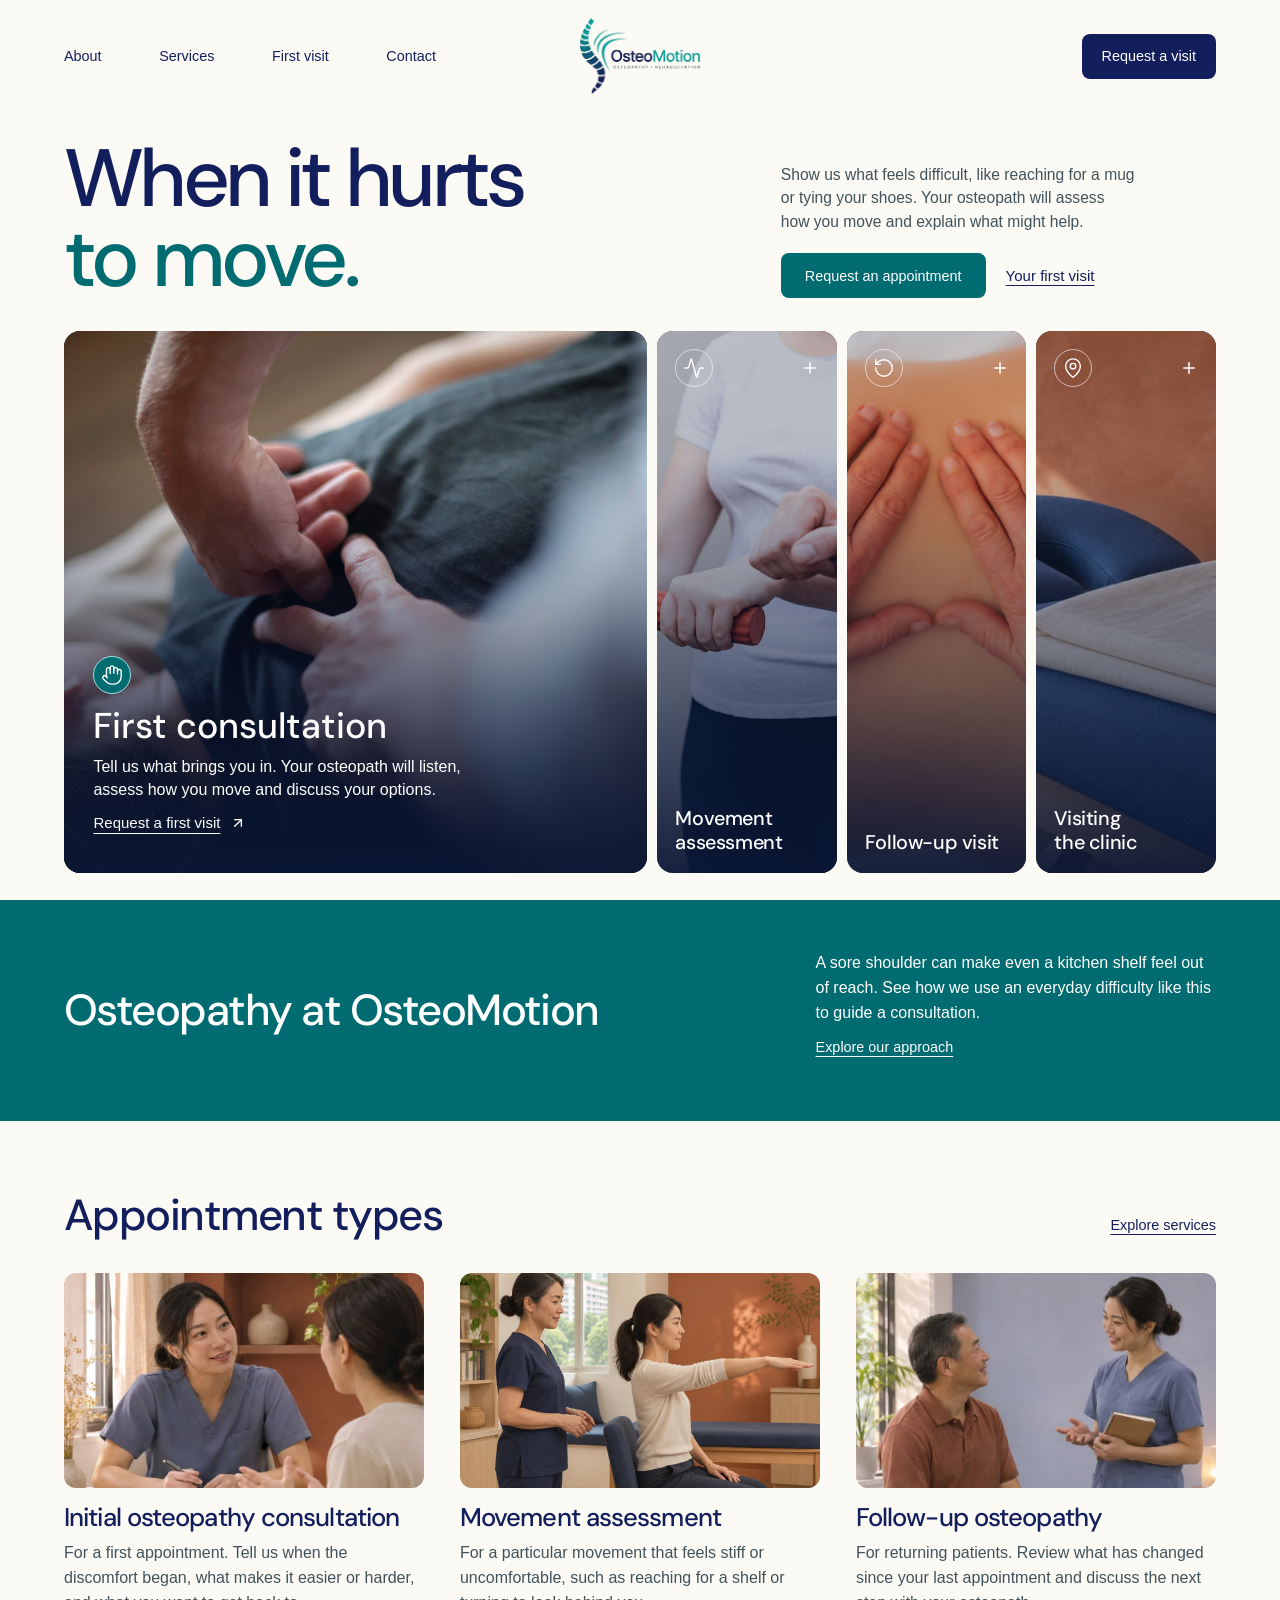
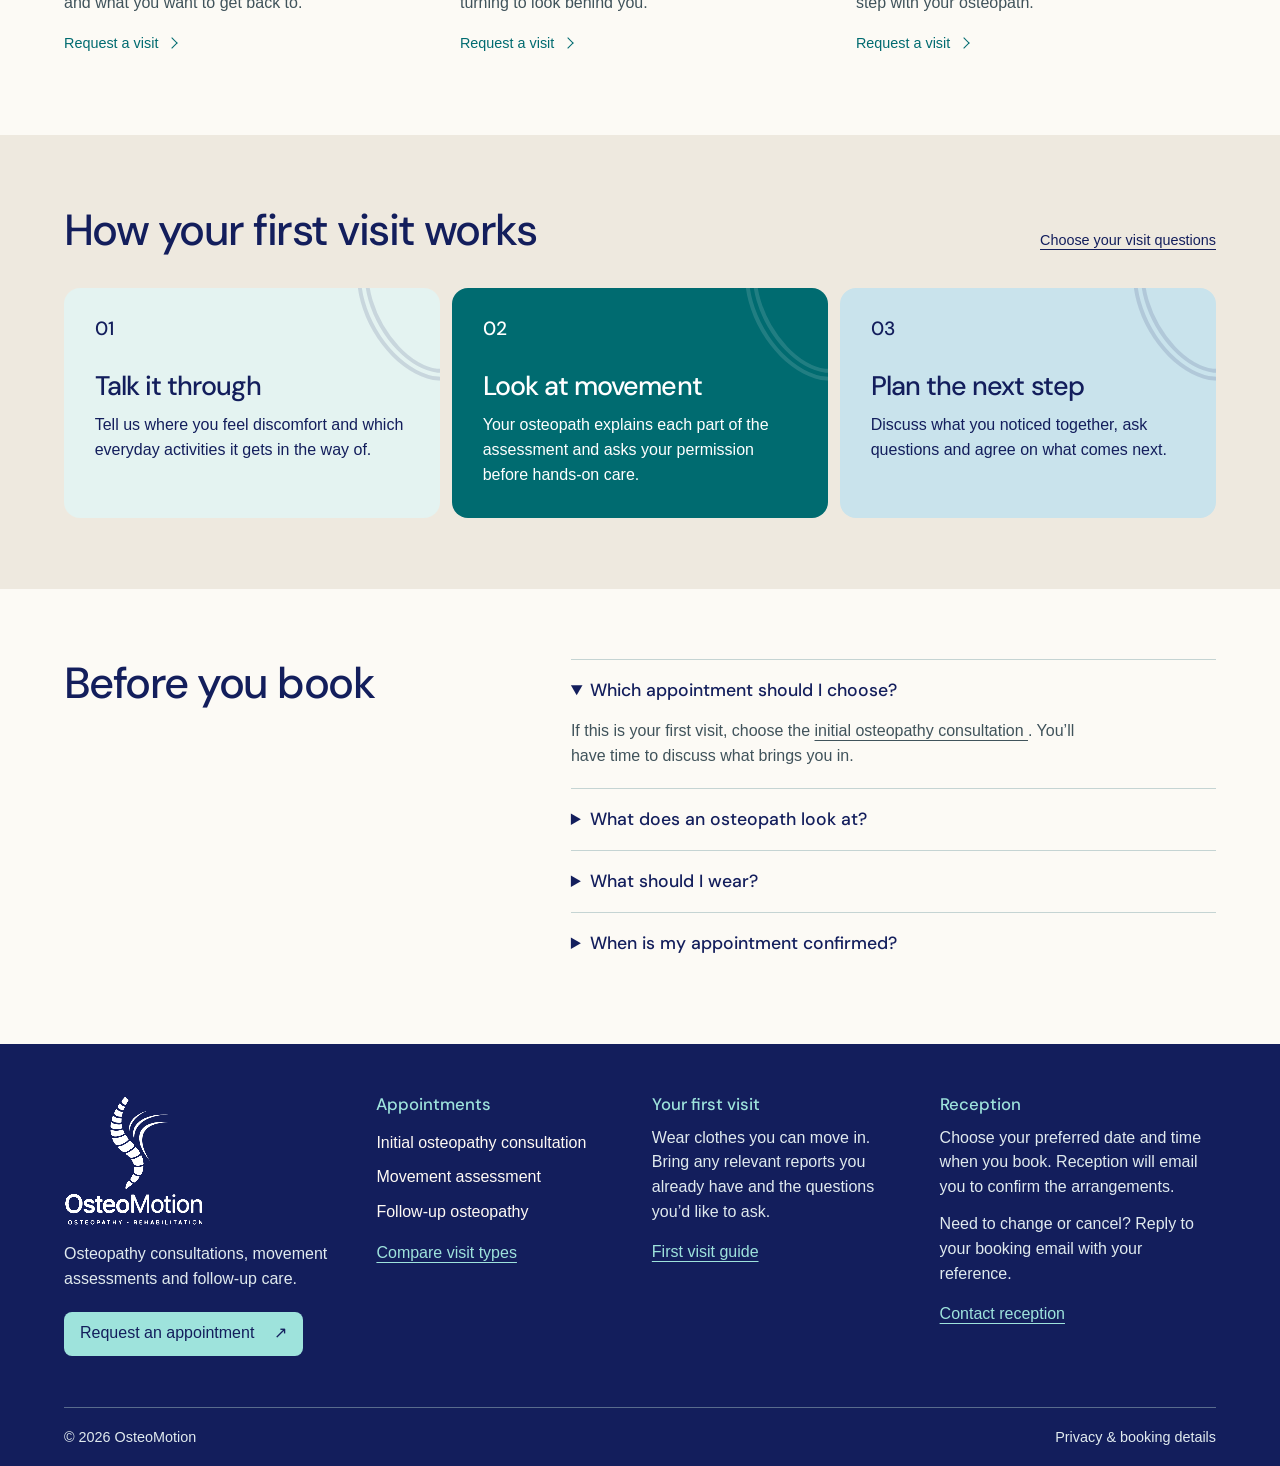
<file: index.html>
<!DOCTYPE html>
<html lang="en">
 <head>
  <meta charset="utf-8"/>
  <meta content="width=device-width,initial-scale=1,viewport-fit=cover" name="viewport"/>
  <meta content="noindex,nofollow" name="robots"/>
  <title>
   Osteopathy · OsteoMotion
  </title>
<meta property="og:type" content="website">
<meta property="og:site_name" content="OsteoMotion">
<meta property="og:title" content="Osteopathy &amp; rehabilitation | OsteoMotion">
<meta property="og:description" content="When it hurts to move, an osteopath can assess what feels difficult and talk through your options. Find out what to expect at OsteoMotion.">
<meta property="og:url" content="https://jianwongdesign.github.io/opto-pila-review/">
<meta property="og:image" content="https://jianwongdesign.github.io/opto-pila-review/assets/osteomotion-social.jpg?v=2">
<meta property="og:image:type" content="image/jpeg">
<meta property="og:image:width" content="1200">
<meta property="og:image:height" content="630">
<meta property="og:image:alt" content="OsteoMotion logo and the words “When it hurts to move” beside an illustration of a clinic consultation.">
<meta name="description" content="When it hurts to move, an osteopath can assess what feels difficult and talk through your options. Find out what to expect at OsteoMotion.">
<meta name="twitter:card" content="summary_large_image">
<meta name="twitter:title" content="Osteopathy &amp; rehabilitation | OsteoMotion">
<meta name="twitter:description" content="When it hurts to move, an osteopath can assess what feels difficult and talk through your options. Find out what to expect at OsteoMotion.">
<meta name="twitter:image" content="https://jianwongdesign.github.io/opto-pila-review/assets/osteomotion-social.jpg?v=2">
<meta name="twitter:image:alt" content="OsteoMotion logo and the words “When it hurts to move” beside an illustration of a clinic consultation.">

  <link rel="icon" type="image/png" sizes="192x192" href="assets/osteomotion-icon.png"/>
  <link href="style.css?v=19" rel="stylesheet"/>
  <script defer="" src="draft.js">
  </script>
  <link rel="stylesheet" href="assets/ui/home.css?v=5">
  <script defer src="assets/ui/home.js?v=3"></script>
 </head>
 <body class="index">
  <a class="skip" href="#main">
   Skip to content
  </a>
  <header>
   <div class="bar wrap">
    <a class="brand" href="index.html" aria-label="OsteoMotion home"><img src="assets/osteomotion-horizontal.webp" width="500" height="318" alt="OsteoMotion"></a>
    <nav aria-label="Main" id="nav">
     <a href="about.html">About</a>
     <a href="services.html">
      Services
     </a>
     <a href="first-visit.html">
      First visit
     </a>
     <a href="contact.html">
      Contact
     </a>
    </nav>
    <a class="book-top" href="book.html">
     Request a visit
    </a>
    <button aria-controls="nav" aria-expanded="false" class="menu">
     Menu
    </button>
   </div>
  </header>
  <main id="main">
   <div class="opto-ui" data-clinic-hero="true">
  <section class="visit-hero visit-fallback">
    <div class="visit-shell">
      <div class="visit-head">
        <h1 class="visit-title">When it hurts
to move.</h1>
        <div class="visit-intro">
          <p>Show us what feels difficult, like reaching for a mug or tying your shoes. Your osteopath will assess how you move and explain what might help.</p>
          <div class="visit-actions"><a class="button" href="book.html">Request an appointment</a><a href="first-visit.html">Your first visit</a></div>
        </div>
      </div>
      <div class="visit-media">
        <ul class="visit-deck" aria-label="Appointments and clinic information">
          <li class="visit-panel" data-visit="initial">
            <img src="assets/visit-consult.webp" alt="Hands assessing the back of a clothed patient" decoding="async">
            <h2>First consultation</h2><p>Tell us what brings you in. Your osteopath will listen, assess how you move and discuss your options.</p>
            <a class="visit-link" href="book.html?service=initial">Request a first visit</a>
          </li>
          <li class="visit-panel" data-visit="movement">
            <img src="assets/visit-movement.webp" alt="A practitioner observing a patient using a resistance band" decoding="async">
            <h2>Movement assessment</h2><p>Explore a movement that feels stiff or uncomfortable, from turning your neck to reaching overhead.</p>
            <a class="visit-link" href="book.html?service=movement">Request an assessment</a>
          </li>
          <li class="visit-panel" data-visit="follow-up">
            <img src="assets/visit-follow.webp" alt="Hands resting on a patient’s back during an assessment" decoding="async">
            <h2>Follow-up visit</h2><p>Revisit a movement from your last session and talk through what has changed.</p>
            <a class="visit-link" href="book.html?service=follow-up">Request a follow-up</a>
          </li>
          <li class="visit-panel" data-visit="clinic">
            <img src="assets/treatment-room.webp" alt="A blue treatment table beside a sunlit window" decoding="async">
            <h2>Visiting the clinic</h2><p>Have a question about access, or need to change your appointment? Get in touch with reception before you travel.</p>
            <a class="visit-link" href="contact.html">Contact reception</a>
          </li>
        </ul>
      </div>
    </div>
  </section>
</div>
   <section class="practice-invite">
  <div class="wrap">
    <h2>Osteopathy at OsteoMotion</h2>
    <div><p>A sore shoulder can make even a kitchen shelf feel out of reach. See how we use an everyday difficulty like this to guide a consultation.</p><a class="under" href="about.html#practice-story-title">Explore our approach</a></div>
  </div>
</section>
   <section class="serviceband" id="appointments">
    <div class="wrap">
     <div class="sectionhead">
      <h2>
       Appointment types
      </h2>
      <a class="under" href="services.html">
       Explore services
      </a>
     </div>
     <div class="session-list">
      <article class="service">
       <img alt="A patient discussing her first visit with an osteopath" class="appointment-photo" height="1024" loading="lazy" src="assets/consultation.webp" width="768"/>
       <div>
        <h3>
         Initial osteopathy consultation
        </h3>
       </div>
       <div>
        <p>
         For a first appointment. Tell us when the discomfort began, what makes it easier or harder, and what you want to get back to.
        </p>
       </div>
       <a aria-label="Request Initial osteopathy consultation" class="session-link" href="book.html?service=initial">
        Request a visit
       </a>
      </article>
      <article class="service">
       <img alt="An osteopath observing a patient raising her arm during a shoulder assessment" class="appointment-photo" height="859" loading="lazy" src="assets/movement-assessment.webp" width="1280"/>
       <div>
        <h3>
         Movement assessment
        </h3>
       </div>
       <div>
        <p>
         For a particular movement that feels stiff or uncomfortable, such as reaching for a shelf or turning to look behind you.
        </p>
       </div>
       <a aria-label="Request Movement assessment" class="session-link" href="book.html?service=movement">
        Request a visit
       </a>
      </article>
      <article class="service">
       <img alt="An osteopath speaking with a seated patient at a follow-up visit" class="appointment-photo" height="1024" loading="lazy" src="assets/follow-up.webp" width="768"/>
       <div>
        <h3>
         Follow-up osteopathy
        </h3>
       </div>
       <div>
        <p>
         For returning patients. Review what has changed since your last appointment and discuss the next step with your osteopath.
        </p>
       </div>
       <a aria-label="Request Follow-up osteopathy" class="session-link" href="book.html?service=follow-up">
        Request a visit
       </a>
      </article>
     </div>
    </div>
   </section>
   <section class="process">
    <div class="wrap">
     <div class="process-heading">
      <h2>
       How your first visit works
      </h2>
      <a class="under" href="first-visit.html#visit-questions">
       Choose your visit questions
      </a>
     </div>
     <ol>
      <li>
       <span aria-hidden="true">
        01
       </span>
       <h3>
        Talk it through
       </h3>
       <p>
        Tell us where you feel discomfort and which everyday activities it gets in the way of.
       </p>
      </li>
      <li>
       <span aria-hidden="true">
        02
       </span>
       <h3>
        Look at movement
       </h3>
       <p>
        Your osteopath explains each part of the assessment and asks your permission before hands-on care.
       </p>
      </li>
      <li>
       <span aria-hidden="true">
        03
       </span>
       <h3>
        Plan the next step
       </h3>
       <p>
        Discuss what you noticed together, ask questions and agree on what comes next.
       </p>
      </li>
     </ol>
    </div>
   </section>
   <section class="questions wrap">
    <h2>
     Before you book
    </h2>
    <div>
     <details open="">
      <summary>
       Which appointment should I choose?
      </summary>
      <p>
       If this is your first visit, choose the
       <a href="book.html?service=initial">
        initial osteopathy consultation
       </a>. You’ll have time to discuss what brings you in.
      </p>
     </details>
     <details>
<summary>What does an osteopath look at?</summary>
<p>Your osteopath asks how the problem affects your day, then looks at how you move. They may ask to feel how a muscle or joint moves. They will explain what they have noticed and talk through the options with you.</p>
</details>
<details>
      <summary>
       What should I wear?
      </summary>
      <p>
       Choose clothing you can move comfortably in and bring any questions you’d like to discuss.
      </p>
     </details>
     <details>
      <summary>
       When is my appointment confirmed?
      </summary>
      <p>
       Choose a preferred date and part of the day. Reception will check the diary and email your appointment time. A request is pending until reception confirms it.
      </p>
     </details>
    </div>
   </section>
  </main>
  <footer id="clinic-footer" class="clinic-footer">
  <div class="wrap">
    <div class="foot-columns">
      <div class="foot-identity">
        <a class="brand" href="index.html" aria-label="OsteoMotion home"><img src="assets/osteomotion-stacked.webp" width="470" height="440" alt="OsteoMotion"></a>
        <p>Osteopathy consultations, movement assessments and follow-up care.</p>
        <a class="foot-book" href="book.html">Request an appointment <span aria-hidden="true">↗</span></a>
      </div>
      <section class="foot-info">
        <h2>Appointments</h2>
        <ul>
          <li><a href="book.html?service=initial">Initial osteopathy consultation</a></li>
          <li><a href="book.html?service=movement">Movement assessment</a></li>
          <li><a href="book.html?service=follow-up">Follow-up osteopathy</a></li>
        </ul>
        <a class="foot-more" href="services.html">Compare visit types</a>
      </section>
      <section class="foot-preparation">
        <h2>Your first visit</h2>
        <p>Wear clothes you can move in. Bring any relevant reports you already have and the questions you’d like to ask.</p>
        <a class="foot-more" href="first-visit.html">First visit guide</a>
      </section>
      <section class="foot-reception">
        <h2>Reception</h2>
        <p>Choose your preferred date and time when you book. Reception will email you to confirm the arrangements.</p>
        <p>Need to change or cancel? Reply to your booking email with your reference.</p>
        <a class="foot-more" href="contact.html">Contact reception</a>
      </section>
    </div>
    <div class="foot-base"><small>© 2026 OsteoMotion</small><a href="privacy.html">Privacy &amp; booking details</a></div>
  </div>
</footer>
 </body>
</html>
</file>
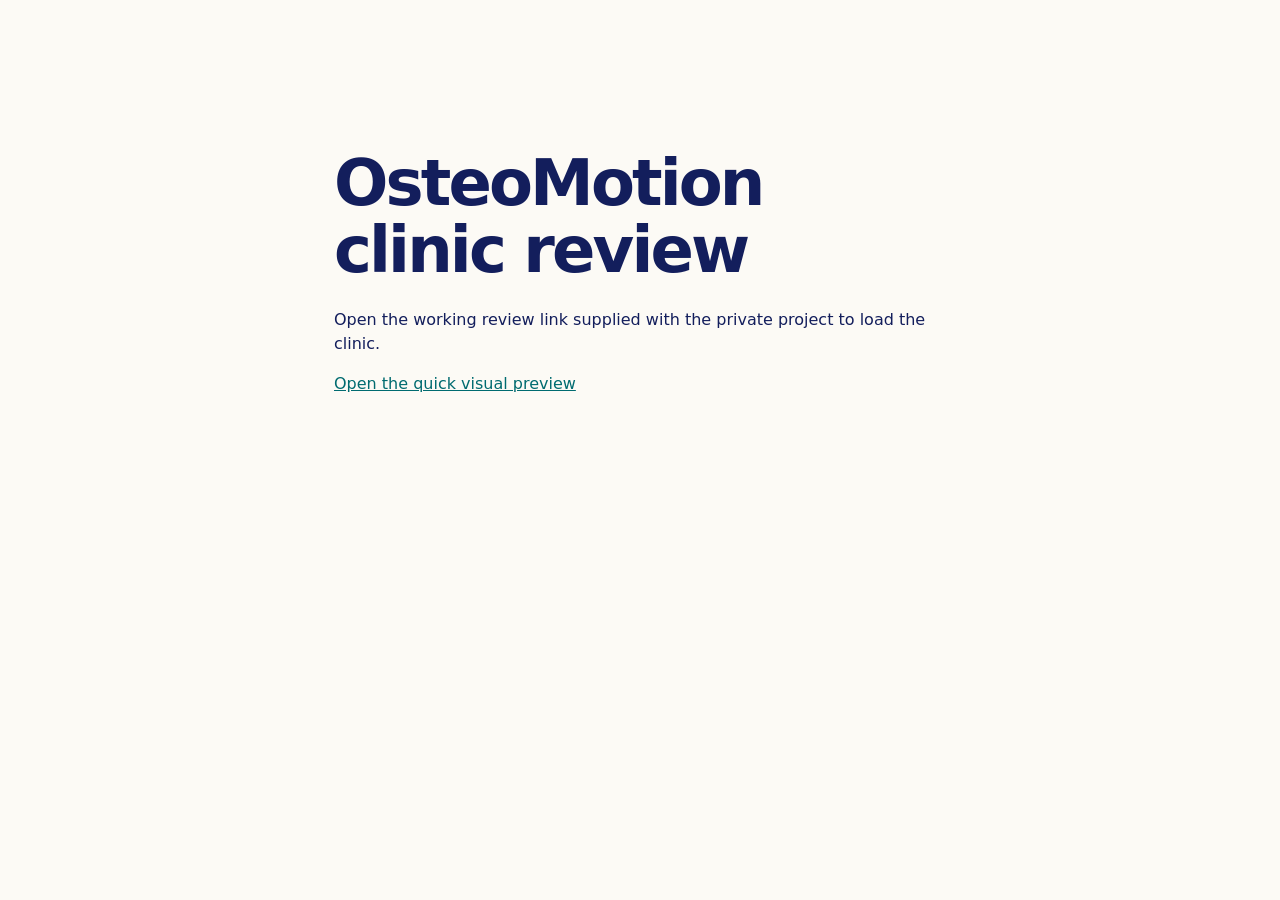
<file: clinic/index.html>
<!doctype html>
<html lang="en"><head><meta charset="utf-8"><meta name="viewport" content="width=device-width,initial-scale=1">
<meta name="robots" content="noindex,nofollow"><meta name="referrer" content="no-referrer"><title>OsteoMotion · Working clinic review</title>
<meta property="og:type" content="website">
<meta property="og:site_name" content="OsteoMotion">
<meta property="og:title" content="Clinic website review | OsteoMotion">
<meta property="og:description" content="Explore the OsteoMotion website and try the appointment request, reception and email workflows with sample details.">
<meta property="og:url" content="https://jianwongdesign.github.io/opto-pila-review/clinic/">
<meta property="og:image" content="https://jianwongdesign.github.io/opto-pila-review/assets/osteomotion-social.jpg?v=2">
<meta property="og:image:type" content="image/jpeg">
<meta property="og:image:width" content="1200">
<meta property="og:image:height" content="630">
<meta property="og:image:alt" content="OsteoMotion logo and the words “When it hurts to move” beside an illustration of a clinic consultation.">
<meta name="description" content="Explore the OsteoMotion website and try the appointment request, reception and email workflows with sample details.">
<meta name="twitter:card" content="summary_large_image">
<meta name="twitter:title" content="Clinic website review | OsteoMotion">
<meta name="twitter:description" content="Explore the OsteoMotion website and try the appointment request, reception and email workflows with sample details.">
<meta name="twitter:image" content="https://jianwongdesign.github.io/opto-pila-review/assets/osteomotion-social.jpg?v=2">
<meta name="twitter:image:alt" content="OsteoMotion logo and the words “When it hurts to move” beside an illustration of a clinic consultation.">

<link rel="icon" type="image/png" sizes="192x192" href="../assets/osteomotion-icon.png">
<style>
*{box-sizing:border-box}body{margin:0;background:#fcfaf5;color:#131e5c;font:16px/1.5 system-ui,sans-serif}
main{max-width:660px;margin:14vh auto;padding:24px}h1{font-size:clamp(34px,6vw,64px);letter-spacing:-.045em;line-height:1.05;margin:0 0 24px}
a{color:#006b70}#toolbar{display:flex;align-items:center;gap:8px;flex-wrap:wrap;padding:5px 12px;border-bottom:1px solid #c5d4d3;background:#edf6f4}
button{font:inherit;font-size:14px;border:0;min-height:36px;color:#131e5c;background:transparent;cursor:pointer;padding:4px 10px}button:focus-visible,a:focus-visible{outline:2px solid #006b70}button:hover{background:#cfeae6}
#runtime{position:fixed;inset:0;display:flex;flex-direction:column}iframe{display:block;border:0;width:100%;flex:1;min-height:0}#runtime.loading{visibility:hidden;pointer-events:none} [hidden]{display:none!important}
</style></head><body>
<main id="splash"><h1>OsteoMotion clinic review</h1><p id="status" role="status">Opening a private WordPress session in your browser. The first visit downloads WordPress.</p>
<a href="../">Open the quick visual preview</a></main>
<div id="runtime" class="loading"><nav id="toolbar" aria-label="Review tools"><button data-path="/">Clinic</button><button data-path="/book/">Book a visit</button><button data-path="/wp-admin/admin.php?page=opto-bookings">Reception</button><button data-path="/wp-admin/admin.php?page=opto-inbox">Review inbox</button></nav><iframe id="clinic" title="Working OsteoMotion WordPress clinic" allow="clipboard-write"></iframe></div>
<script type="module" src="launch.js"></script></body></html>
</file>
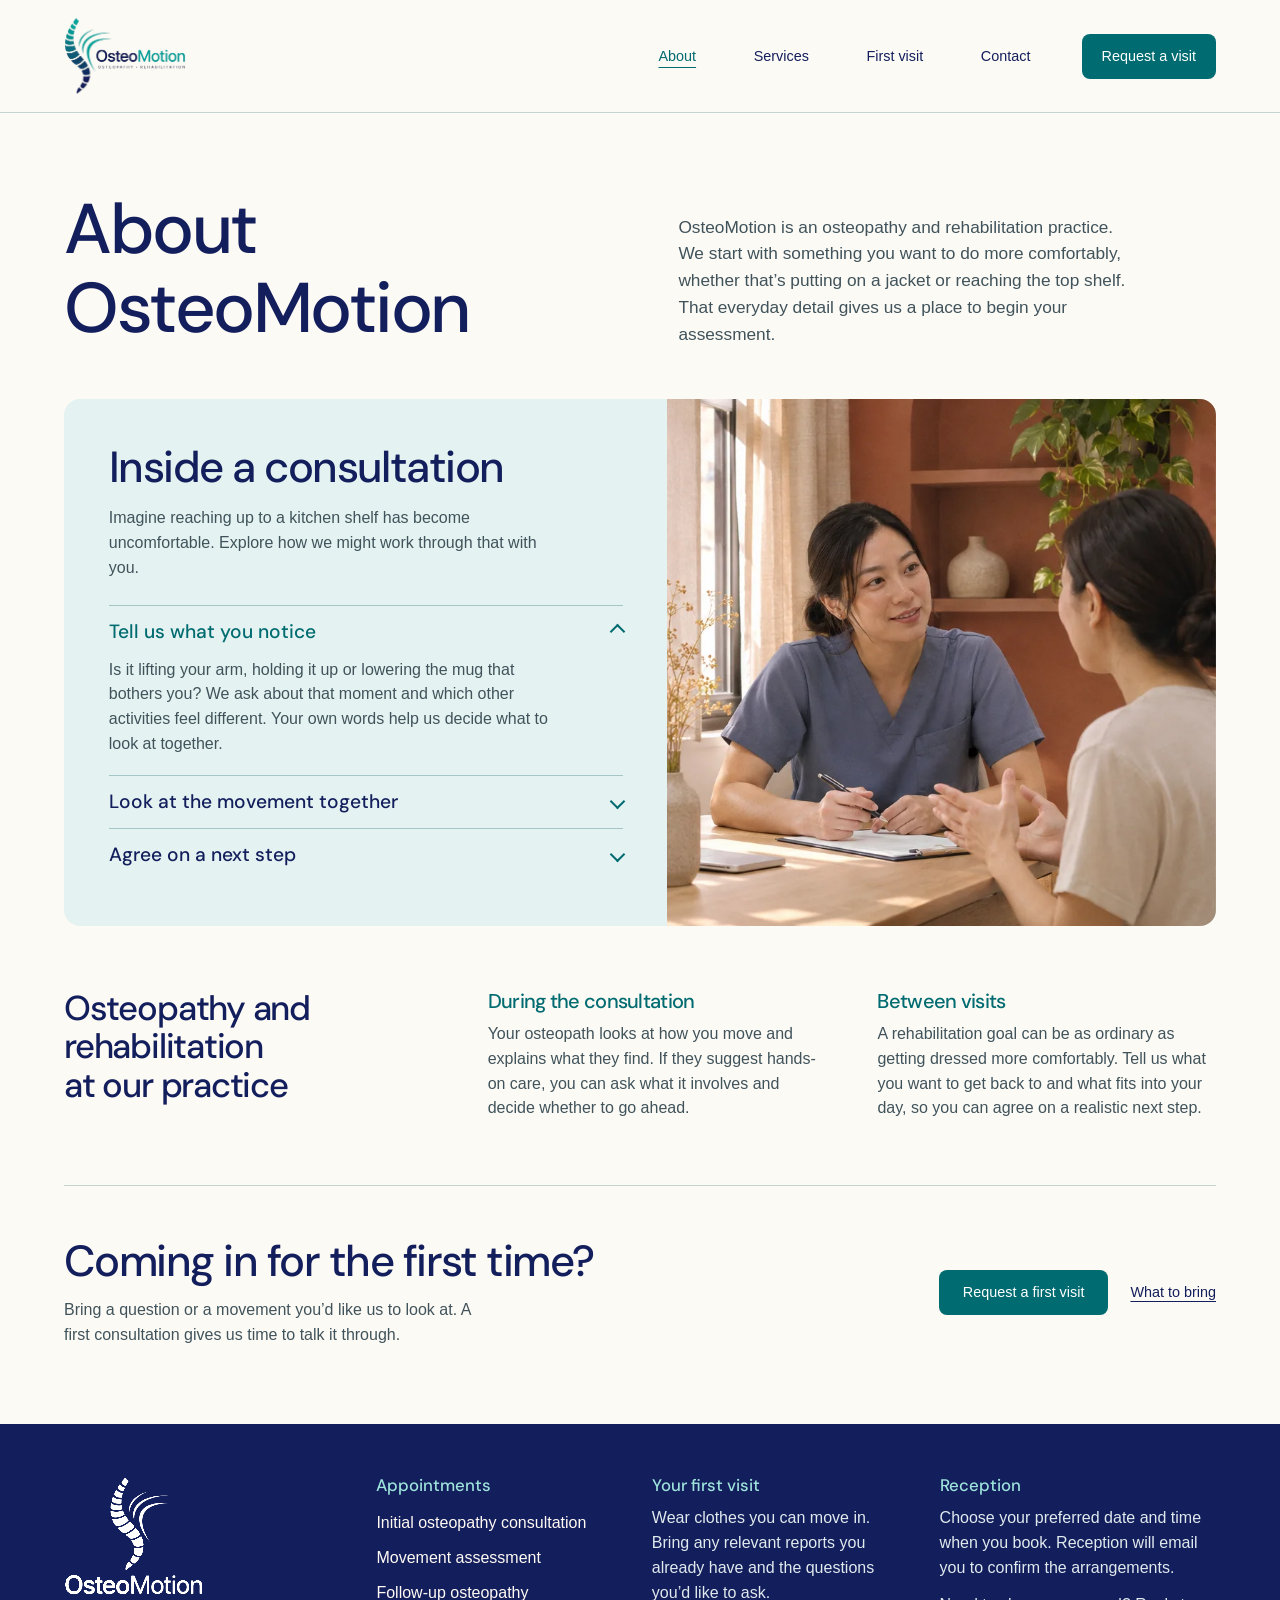
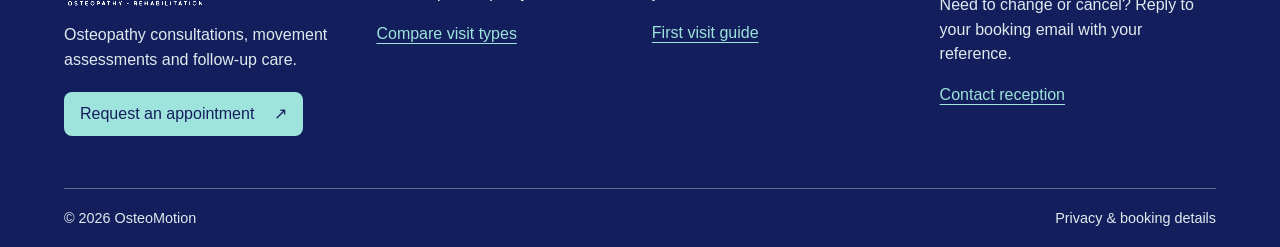
<file: about.html>
<!DOCTYPE html>
<html lang="en">
 <head>
  <meta charset="utf-8"/>
  <meta content="width=device-width,initial-scale=1" name="viewport"/>
  <meta content="noindex,nofollow" name="robots"/>
  <title>
   About OsteoMotion
  </title>
<meta property="og:type" content="website">
<meta property="og:site_name" content="OsteoMotion">
<meta property="og:title" content="About the practice | OsteoMotion">
<meta property="og:description" content="Get to know OsteoMotion and explore how an osteopath listens, assesses movement and plans the next step with you.">
<meta property="og:url" content="https://jianwongdesign.github.io/opto-pila-review/about.html">
<meta property="og:image" content="https://jianwongdesign.github.io/opto-pila-review/assets/osteomotion-social.jpg?v=2">
<meta property="og:image:type" content="image/jpeg">
<meta property="og:image:width" content="1200">
<meta property="og:image:height" content="630">
<meta property="og:image:alt" content="OsteoMotion logo and the words “When it hurts to move” beside an illustration of a clinic consultation.">
<meta name="description" content="Get to know OsteoMotion and explore how an osteopath listens, assesses movement and plans the next step with you.">
<meta name="twitter:card" content="summary_large_image">
<meta name="twitter:title" content="About the practice | OsteoMotion">
<meta name="twitter:description" content="Get to know OsteoMotion and explore how an osteopath listens, assesses movement and plans the next step with you.">
<meta name="twitter:image" content="https://jianwongdesign.github.io/opto-pila-review/assets/osteomotion-social.jpg?v=2">
<meta name="twitter:image:alt" content="OsteoMotion logo and the words “When it hurts to move” beside an illustration of a clinic consultation.">

  <link rel="icon" type="image/png" sizes="192x192" href="assets/osteomotion-icon.png"/>
  <link href="style.css?v=19" rel="stylesheet"/>
  <script defer="" src="draft.js">
  </script>
 </head>
 <body class="about">
  <a class="skip" href="#main">
   Skip to content
  </a>
  <header>
   <div class="bar wrap">
    <a class="brand" href="index.html" aria-label="OsteoMotion home"><img src="assets/osteomotion-horizontal.webp" width="500" height="318" alt="OsteoMotion"></a>
    <nav aria-label="Main" id="nav">
     <a aria-current="page" href="about.html">About</a>
     <a href="services.html">
      Services
     </a>
     <a href="first-visit.html">
      First visit
     </a>
     <a href="contact.html">
      Contact
     </a>
    </nav>
    <a class="book-top" href="book.html">
     Request a visit
    </a>
    <button aria-controls="nav" aria-expanded="false" class="menu">
     Menu
    </button>
   </div>
  </header>
  <main id="main">
<article class="practice wrap interior">
  <header class="practice-intro">
    <h1>About OsteoMotion</h1>
    <p>OsteoMotion is an osteopathy and rehabilitation practice. We start with something you want to do more comfortably, whether that’s putting on a jacket or reaching the top shelf. That everyday detail gives us a place to begin your assessment.</p>
  </header>
  <section class="practice-story" aria-labelledby="practice-story-title">
    <div class="practice-scenes">
      <h2 id="practice-story-title">Inside a consultation</h2>
      <p>Imagine reaching up to a kitchen shelf has become uncomfortable. Explore how we might work through that with you.</p>
      <details name="consultation-scenes" open>
        <summary>Tell us what you notice</summary>
        <p>Is it lifting your arm, holding it up or lowering the mug that bothers you? We ask about that moment and which other activities feel different. Your own words help us decide what to look at together.</p>
      </details>
      <details name="consultation-scenes">
        <summary>Look at the movement together</summary>
        <p>We might ask you to show us the reach at a comfortable pace. Before any hands-on assessment, your osteopath explains what they’d like to check and asks your permission. You can pause or ask for another approach.</p>
      </details>
      <details name="consultation-scenes">
        <summary>Agree on a next step</summary>
        <p>We explain what we noticed and discuss the options with you. If you come back, that same reach gives us something familiar to compare. You can tell us what feels easier and what still gets in the way.</p>
      </details>
    </div>
    <div class="practice-photos" aria-hidden="true">
      <img src="assets/consultation.webp" alt="">
      <img loading="lazy" src="assets/movement-assessment.webp" alt="">
      <img loading="lazy" src="assets/follow-up.webp" alt="">
    </div>
  </section>
  <section class="practice-remit">
    <h2>Osteopathy and rehabilitation at our practice</h2>
    <div><h3>During the consultation</h3><p>Your osteopath looks at how you move and explains what they find. If they suggest hands-on care, you can ask what it involves and decide whether to go ahead.</p></div>
    <div><h3>Between visits</h3><p>A rehabilitation goal can be as ordinary as getting dressed more comfortably. Tell us what you want to get back to and what fits into your day, so you can agree on a realistic next step.</p></div>
  </section>
  <section class="practice-next">
    <div><h2>Coming in for the first time?</h2><p>Bring a question or a movement you’d like us to look at. A first consultation gives us time to talk it through.</p></div>
    <div class="practice-actions"><a class="button" href="book.html?service=initial">Request a first visit</a><a class="under" href="first-visit.html">What to bring</a></div>
  </section>
</article>
  </main>
  <footer id="clinic-footer" class="clinic-footer">
  <div class="wrap">
    <div class="foot-columns">
      <div class="foot-identity">
        <a class="brand" href="index.html" aria-label="OsteoMotion home"><img src="assets/osteomotion-stacked.webp" width="470" height="440" alt="OsteoMotion"></a>
        <p>Osteopathy consultations, movement assessments and follow-up care.</p>
        <a class="foot-book" href="book.html">Request an appointment <span aria-hidden="true">↗</span></a>
      </div>
      <section class="foot-info">
        <h2>Appointments</h2>
        <ul>
          <li><a href="book.html?service=initial">Initial osteopathy consultation</a></li>
          <li><a href="book.html?service=movement">Movement assessment</a></li>
          <li><a href="book.html?service=follow-up">Follow-up osteopathy</a></li>
        </ul>
        <a class="foot-more" href="services.html">Compare visit types</a>
      </section>
      <section class="foot-preparation">
        <h2>Your first visit</h2>
        <p>Wear clothes you can move in. Bring any relevant reports you already have and the questions you’d like to ask.</p>
        <a class="foot-more" href="first-visit.html">First visit guide</a>
      </section>
      <section class="foot-reception">
        <h2>Reception</h2>
        <p>Choose your preferred date and time when you book. Reception will email you to confirm the arrangements.</p>
        <p>Need to change or cancel? Reply to your booking email with your reference.</p>
        <a class="foot-more" href="contact.html">Contact reception</a>
      </section>
    </div>
    <div class="foot-base"><small>© 2026 OsteoMotion</small><a href="privacy.html">Privacy &amp; booking details</a></div>
  </div>
</footer>
 </body>
</html>
</file>
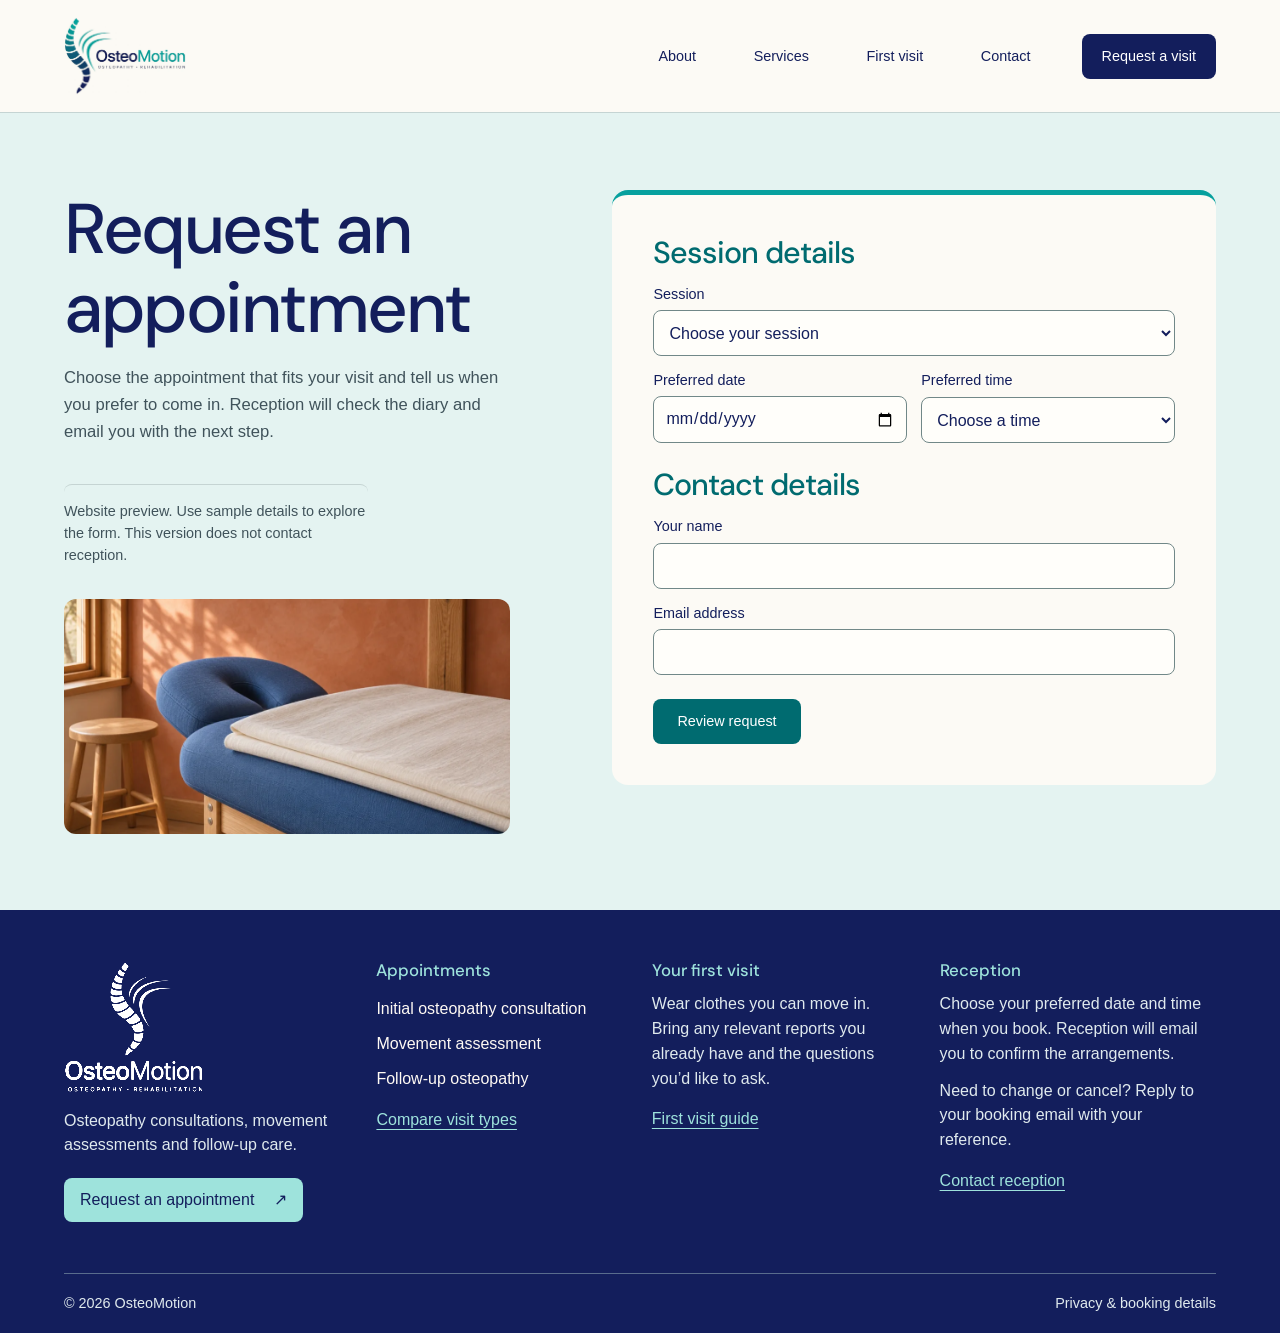
<file: book.html>
<!DOCTYPE html>
<html lang="en">
 <head>
  <meta charset="utf-8"/>
  <meta content="width=device-width,initial-scale=1" name="viewport"/>
  <meta content="noindex,nofollow" name="robots"/>
  <title>
   Request an appointment · OsteoMotion
  </title>
<meta property="og:type" content="website">
<meta property="og:site_name" content="OsteoMotion">
<meta property="og:title" content="Request an appointment | OsteoMotion">
<meta property="og:description" content="Choose a visit and tell reception your preferred date and time. The clinic will email you to arrange your appointment.">
<meta property="og:url" content="https://jianwongdesign.github.io/opto-pila-review/book.html">
<meta property="og:image" content="https://jianwongdesign.github.io/opto-pila-review/assets/osteomotion-social.jpg?v=2">
<meta property="og:image:type" content="image/jpeg">
<meta property="og:image:width" content="1200">
<meta property="og:image:height" content="630">
<meta property="og:image:alt" content="OsteoMotion logo and the words “When it hurts to move” beside an illustration of a clinic consultation.">
<meta name="description" content="Choose a visit and tell reception your preferred date and time. The clinic will email you to arrange your appointment.">
<meta name="twitter:card" content="summary_large_image">
<meta name="twitter:title" content="Request an appointment | OsteoMotion">
<meta name="twitter:description" content="Choose a visit and tell reception your preferred date and time. The clinic will email you to arrange your appointment.">
<meta name="twitter:image" content="https://jianwongdesign.github.io/opto-pila-review/assets/osteomotion-social.jpg?v=2">
<meta name="twitter:image:alt" content="OsteoMotion logo and the words “When it hurts to move” beside an illustration of a clinic consultation.">

  <link rel="icon" type="image/png" sizes="192x192" href="assets/osteomotion-icon.png"/>
  <link href="style.css?v=19" rel="stylesheet"/>
  <script defer="" src="draft.js">
  </script>
 </head>
 <body class="book">
  <a class="skip" href="#main">
   Skip to content
  </a>
  <header>
   <div class="bar wrap">
    <a class="brand" href="index.html" aria-label="OsteoMotion home"><img src="assets/osteomotion-horizontal.webp" width="500" height="318" alt="OsteoMotion"></a>
    <nav aria-label="Main" id="nav">
     <a href="about.html">About</a>
     <a href="services.html">
      Services
     </a>
     <a href="first-visit.html">
      First visit
     </a>
     <a href="contact.html">
      Contact
     </a>
    </nav>
    <a aria-current="page" class="book-top" href="book.html">
     Request a visit
    </a>
    <button aria-controls="nav" aria-expanded="false" class="menu">
     Menu
    </button>
   </div>
  </header>
  <main id="main">
   <section class="wrap bookgrid">
    <div>
     <div class="intro">
      <h1>
       Request an appointment
      </h1>
      <p class="lead">
       Choose the appointment that fits your visit and tell us when you prefer to come in. Reception will check the diary and email you with the next step.
      </p>
     </div>
     <p class="previewnote">
      Website preview. Use sample details to explore the form. This version does not contact reception.
     </p>
     <img class="booking-photo" src="assets/treatment-room.webp" alt="" loading="lazy">
    </div>
    <div class="formpanel">
     <form id="booking">
      <section id="entry">
       <fieldset>
        <legend>
         Session details
        </legend>
        <label>
         Session
         <select id="service" required="">
          <option value="">
           Choose your session
          </option>
          <option value="initial">
           Initial osteopathy consultation
          </option>
          <option value="movement">
           Movement assessment
          </option>
          <option value="follow-up">
           Follow-up osteopathy
          </option>
         </select>
        </label>
        <div class="pair">
         <label>
          Preferred date
          <input id="date" required="" type="date"/>
         </label>
         <label>
          Preferred time
          <select id="time" required="">
           <option value="">
            Choose a time
           </option>
           <option>
            Morning
           </option>
           <option>
            Afternoon
           </option>
           <option>
            Evening
           </option>
          </select>
         </label>
        </div>
       </fieldset>
       <fieldset>
        <legend>
         Contact details
        </legend>
        <label>
         Your name
         <input autocomplete="off" id="name" maxlength="100" required=""/>
        </label>
        <label>
         Email address
         <input autocomplete="off" id="email" required="" type="email"/>
        </label>
       </fieldset>
       <button class="button">
        Review request
       </button>
      </section>
      <section hidden="" id="review">
       <h2 tabindex="-1">
        Review your request
       </h2>
       <dl id="summary">
       </dl>
       <button class="button" id="send" type="button">
        Preview confirmation
       </button>
       <button class="textbtn" id="edit" type="button">
        Edit details
       </button>
      </section>
     </form>
     <section hidden="" id="received">
      <p class="kicker">
       Preview complete
      </p>
      <h2 tabindex="-1">
       Request received.
      </h2>
      <p>
       On the live site, reception would receive your request and email you to confirm a time.
      </p>
      <a class="under" href="index.html">
       Back to home
      </a>
     </section>
    </div>
   </section>
  </main>
  <footer id="clinic-footer" class="clinic-footer">
  <div class="wrap">
    <div class="foot-columns">
      <div class="foot-identity">
        <a class="brand" href="index.html" aria-label="OsteoMotion home"><img src="assets/osteomotion-stacked.webp" width="470" height="440" alt="OsteoMotion"></a>
        <p>Osteopathy consultations, movement assessments and follow-up care.</p>
        <a class="foot-book" href="book.html">Request an appointment <span aria-hidden="true">↗</span></a>
      </div>
      <section class="foot-info">
        <h2>Appointments</h2>
        <ul>
          <li><a href="book.html?service=initial">Initial osteopathy consultation</a></li>
          <li><a href="book.html?service=movement">Movement assessment</a></li>
          <li><a href="book.html?service=follow-up">Follow-up osteopathy</a></li>
        </ul>
        <a class="foot-more" href="services.html">Compare visit types</a>
      </section>
      <section class="foot-preparation">
        <h2>Your first visit</h2>
        <p>Wear clothes you can move in. Bring any relevant reports you already have and the questions you’d like to ask.</p>
        <a class="foot-more" href="first-visit.html">First visit guide</a>
      </section>
      <section class="foot-reception">
        <h2>Reception</h2>
        <p>Choose your preferred date and time when you book. Reception will email you to confirm the arrangements.</p>
        <p>Need to change or cancel? Reply to your booking email with your reference.</p>
        <a class="foot-more" href="contact.html">Contact reception</a>
      </section>
    </div>
    <div class="foot-base"><small>© 2026 OsteoMotion</small><a href="privacy.html">Privacy &amp; booking details</a></div>
  </div>
</footer>
 </body>
</html>
</file>
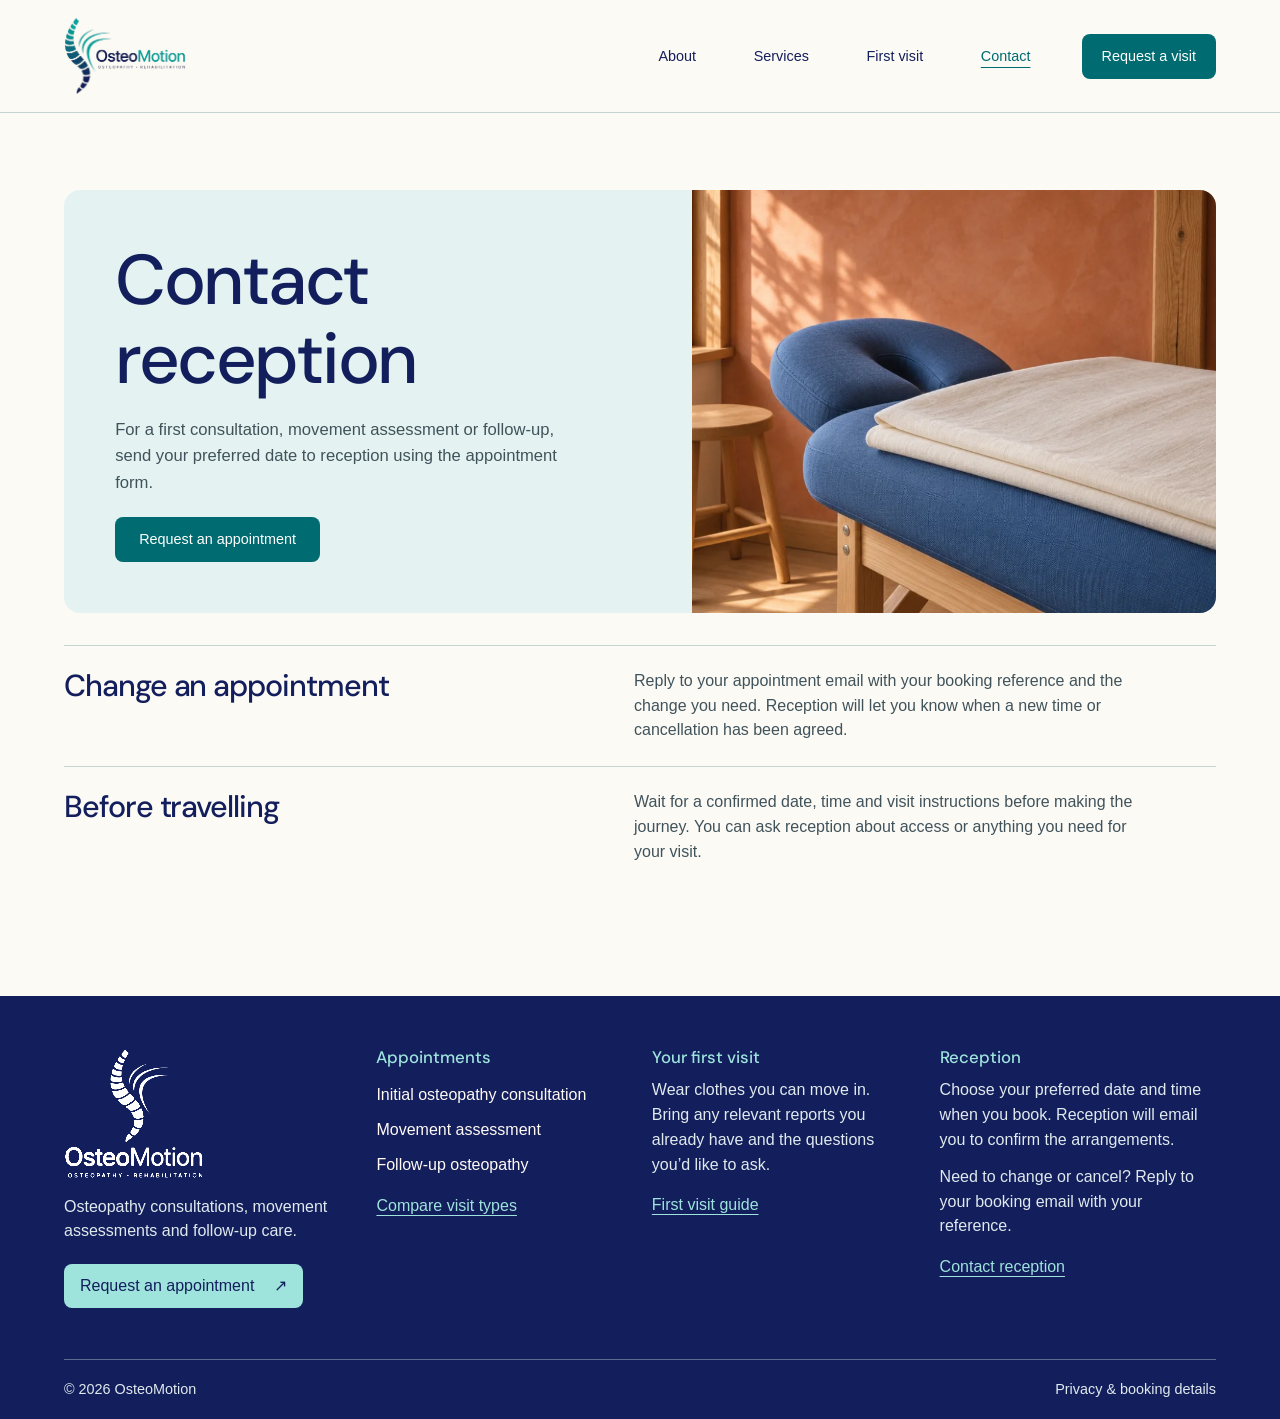
<file: contact.html>
<!DOCTYPE html>
<html lang="en">
 <head>
  <meta charset="utf-8"/>
  <meta content="width=device-width,initial-scale=1" name="viewport"/>
  <meta content="noindex,nofollow" name="robots"/>
  <title>
   Contact · OsteoMotion
  </title>
<meta property="og:type" content="website">
<meta property="og:site_name" content="OsteoMotion">
<meta property="og:title" content="Contact reception | OsteoMotion">
<meta property="og:description" content="Get in touch with OsteoMotion about a first visit, an existing appointment or arrangements before you arrive.">
<meta property="og:url" content="https://jianwongdesign.github.io/opto-pila-review/contact.html">
<meta property="og:image" content="https://jianwongdesign.github.io/opto-pila-review/assets/osteomotion-social.jpg?v=2">
<meta property="og:image:type" content="image/jpeg">
<meta property="og:image:width" content="1200">
<meta property="og:image:height" content="630">
<meta property="og:image:alt" content="OsteoMotion logo and the words “When it hurts to move” beside an illustration of a clinic consultation.">
<meta name="description" content="Get in touch with OsteoMotion about a first visit, an existing appointment or arrangements before you arrive.">
<meta name="twitter:card" content="summary_large_image">
<meta name="twitter:title" content="Contact reception | OsteoMotion">
<meta name="twitter:description" content="Get in touch with OsteoMotion about a first visit, an existing appointment or arrangements before you arrive.">
<meta name="twitter:image" content="https://jianwongdesign.github.io/opto-pila-review/assets/osteomotion-social.jpg?v=2">
<meta name="twitter:image:alt" content="OsteoMotion logo and the words “When it hurts to move” beside an illustration of a clinic consultation.">

  <link rel="icon" type="image/png" sizes="192x192" href="assets/osteomotion-icon.png"/>
  <link href="style.css?v=19" rel="stylesheet"/>
  <script defer="" src="draft.js">
  </script>
 </head>
 <body class="contact">
  <a class="skip" href="#main">
   Skip to content
  </a>
  <header>
   <div class="bar wrap">
    <a class="brand" href="index.html" aria-label="OsteoMotion home"><img src="assets/osteomotion-horizontal.webp" width="500" height="318" alt="OsteoMotion"></a>
    <nav aria-label="Main" id="nav">
     <a href="about.html">About</a>
     <a href="services.html">
      Services
     </a>
     <a href="first-visit.html">
      First visit
     </a>
     <a aria-current="page" href="contact.html">
      Contact
     </a>
    </nav>
    <a class="book-top" href="book.html">
     Request a visit
    </a>
    <button aria-controls="nav" aria-expanded="false" class="menu">
     Menu
    </button>
   </div>
  </header>
  <main id="main">
   <section class="wrap interior">
    <div class="welcome contact-welcome"><div class="intro">
     <h1>
      Contact reception
     </h1>
     <p class="lead">
      For a first consultation, movement assessment or follow-up, send your preferred date to reception using the appointment form.
     </p>
    <a class="button" href="book.html">
     Request an appointment
    </a></div><img class="welcome-photo" alt="" src="assets/treatment-room.webp"></div>
    <div class="notes">
     <section>
      <h2>
       Change an appointment
      </h2>
      <p>
       Reply to your appointment email with your booking reference and the change you need. Reception will let you know when a new time or cancellation has been agreed.
      </p>
     </section>
     <section>
      <h2>
       Before travelling
      </h2>
      <p>
       Wait for a confirmed date, time and visit instructions before making the journey. You can ask reception about access or anything you need for your visit.
      </p>
     </section>
    </div>
   </section>
  </main>
  <footer id="clinic-footer" class="clinic-footer">
  <div class="wrap">
    <div class="foot-columns">
      <div class="foot-identity">
        <a class="brand" href="index.html" aria-label="OsteoMotion home"><img src="assets/osteomotion-stacked.webp" width="470" height="440" alt="OsteoMotion"></a>
        <p>Osteopathy consultations, movement assessments and follow-up care.</p>
        <a class="foot-book" href="book.html">Request an appointment <span aria-hidden="true">↗</span></a>
      </div>
      <section class="foot-info">
        <h2>Appointments</h2>
        <ul>
          <li><a href="book.html?service=initial">Initial osteopathy consultation</a></li>
          <li><a href="book.html?service=movement">Movement assessment</a></li>
          <li><a href="book.html?service=follow-up">Follow-up osteopathy</a></li>
        </ul>
        <a class="foot-more" href="services.html">Compare visit types</a>
      </section>
      <section class="foot-preparation">
        <h2>Your first visit</h2>
        <p>Wear clothes you can move in. Bring any relevant reports you already have and the questions you’d like to ask.</p>
        <a class="foot-more" href="first-visit.html">First visit guide</a>
      </section>
      <section class="foot-reception">
        <h2>Reception</h2>
        <p>Choose your preferred date and time when you book. Reception will email you to confirm the arrangements.</p>
        <p>Need to change or cancel? Reply to your booking email with your reference.</p>
        <a class="foot-more" href="contact.html">Contact reception</a>
      </section>
    </div>
    <div class="foot-base"><small>© 2026 OsteoMotion</small><a href="privacy.html">Privacy &amp; booking details</a></div>
  </div>
</footer>
 </body>
</html>
</file>
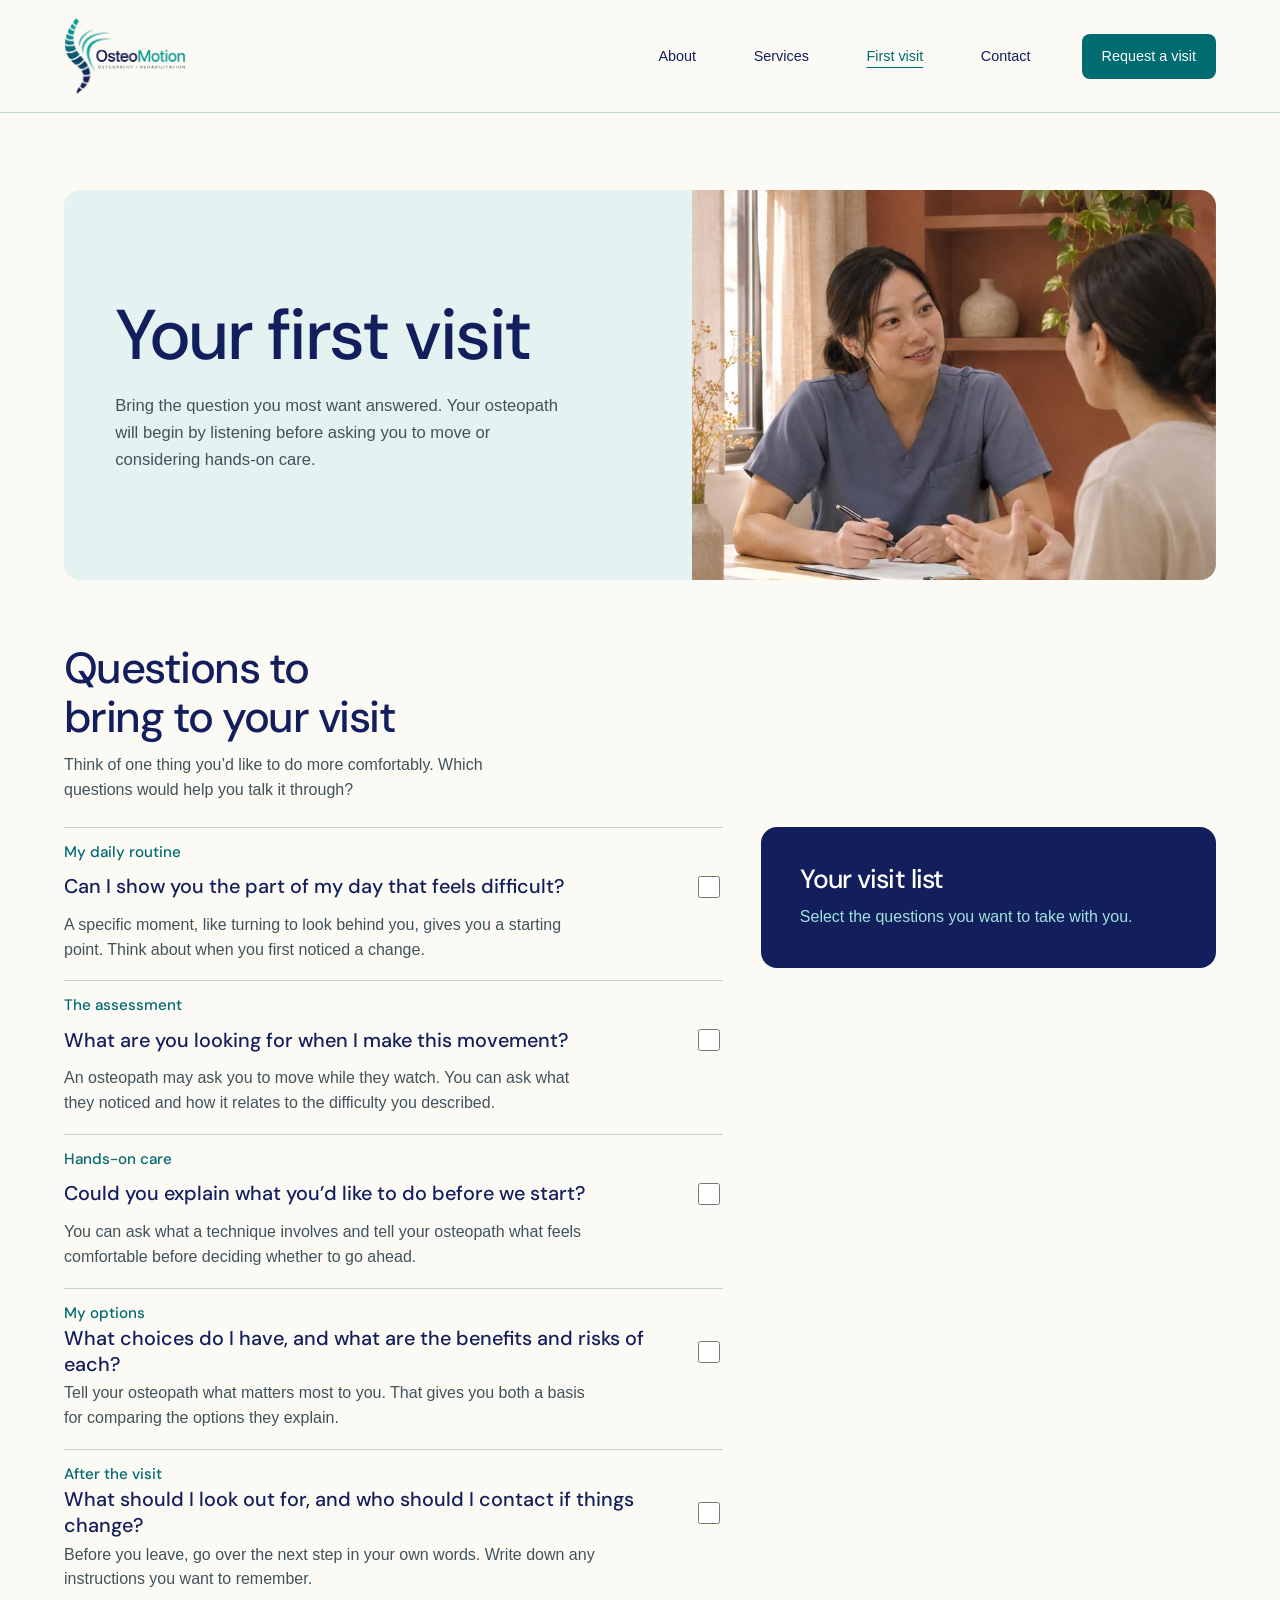
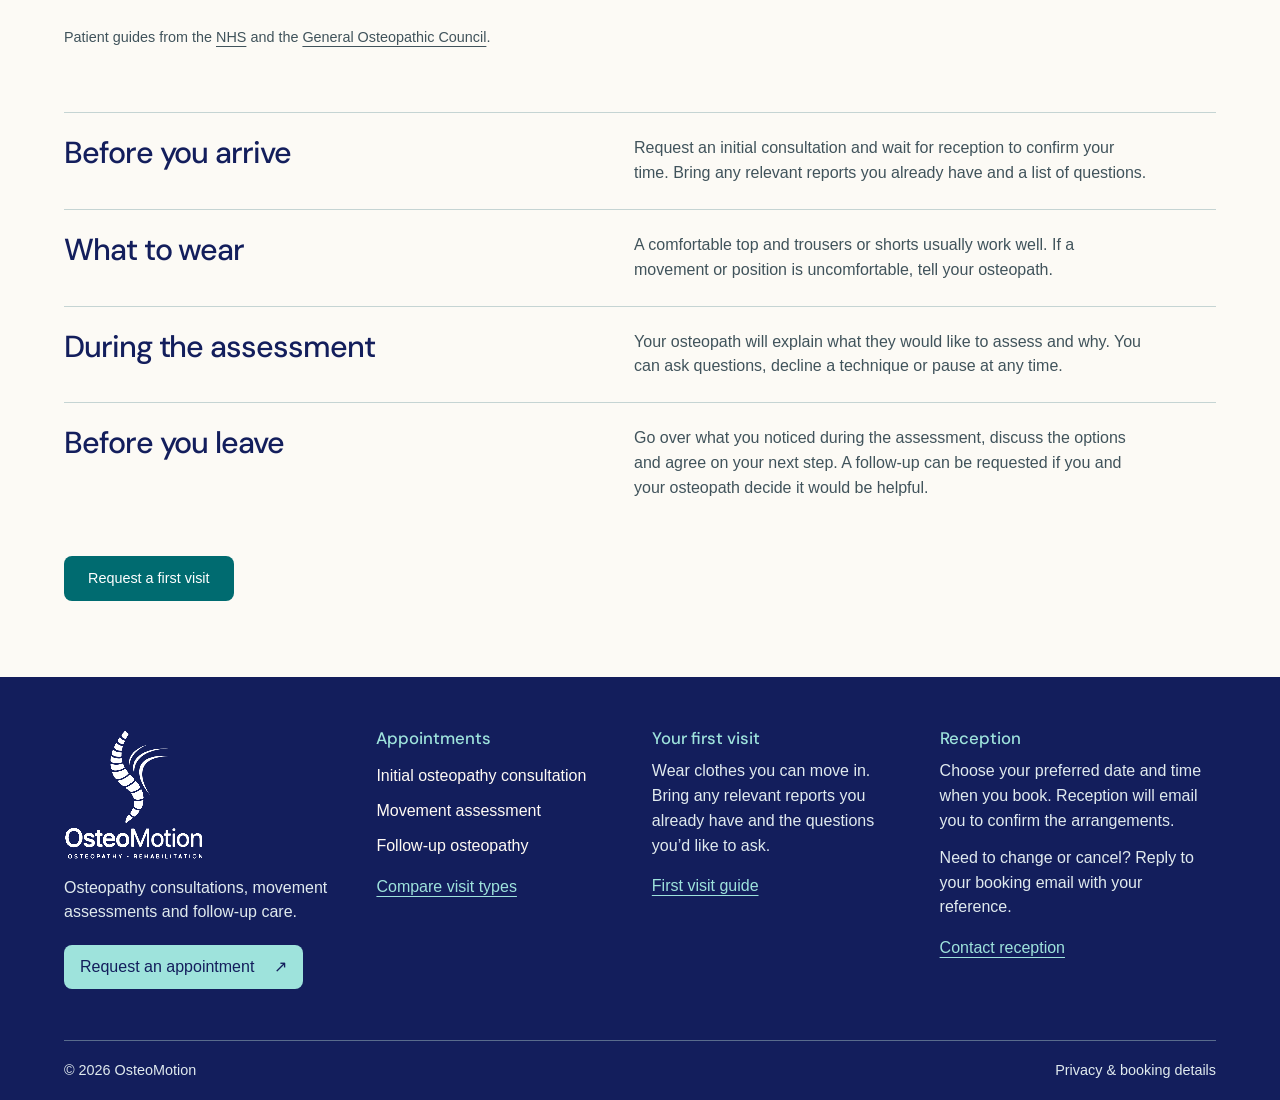
<file: first-visit.html>
<!DOCTYPE html>
<html lang="en">
 <head>
  <meta charset="utf-8"/>
  <meta content="width=device-width,initial-scale=1" name="viewport"/>
  <meta content="noindex,nofollow" name="robots"/>
  <title>
   First visit · OsteoMotion
  </title>
<meta property="og:type" content="website">
<meta property="og:site_name" content="OsteoMotion">
<meta property="og:title" content="Your first osteopathy visit | OsteoMotion">
<meta property="og:description" content="What to bring, what to wear and how an osteopath will assess your movement during your first consultation.">
<meta property="og:url" content="https://jianwongdesign.github.io/opto-pila-review/first-visit.html">
<meta property="og:image" content="https://jianwongdesign.github.io/opto-pila-review/assets/osteomotion-social.jpg?v=2">
<meta property="og:image:type" content="image/jpeg">
<meta property="og:image:width" content="1200">
<meta property="og:image:height" content="630">
<meta property="og:image:alt" content="OsteoMotion logo and the words “When it hurts to move” beside an illustration of a clinic consultation.">
<meta name="description" content="What to bring, what to wear and how an osteopath will assess your movement during your first consultation.">
<meta name="twitter:card" content="summary_large_image">
<meta name="twitter:title" content="Your first osteopathy visit | OsteoMotion">
<meta name="twitter:description" content="What to bring, what to wear and how an osteopath will assess your movement during your first consultation.">
<meta name="twitter:image" content="https://jianwongdesign.github.io/opto-pila-review/assets/osteomotion-social.jpg?v=2">
<meta name="twitter:image:alt" content="OsteoMotion logo and the words “When it hurts to move” beside an illustration of a clinic consultation.">

  <link rel="icon" type="image/png" sizes="192x192" href="assets/osteomotion-icon.png"/>
  <link href="style.css?v=19" rel="stylesheet"/>
  <script defer="" src="draft.js">
  </script>
  <script defer src="assets/visit-planner.js"></script>
 </head>
 <body class="first-visit">
  <a class="skip" href="#main">
   Skip to content
  </a>
  <header>
   <div class="bar wrap">
    <a class="brand" href="index.html" aria-label="OsteoMotion home"><img src="assets/osteomotion-horizontal.webp" width="500" height="318" alt="OsteoMotion"></a>
    <nav aria-label="Main" id="nav">
     <a href="about.html">About</a>
     <a href="services.html">
      Services
     </a>
     <a aria-current="page" href="first-visit.html">
      First visit
     </a>
     <a href="contact.html">
      Contact
     </a>
    </nav>
    <a class="book-top" href="book.html">
     Request a visit
    </a>
    <button aria-controls="nav" aria-expanded="false" class="menu">
     Menu
    </button>
   </div>
  </header>
  <main id="main">
   <section class="wrap interior">
    <div class="welcome">
     <div class="intro">
      <h1>
       Your first visit
      </h1>
      <p class="lead">
       Bring the question you most want answered. Your osteopath will begin by listening before asking you to move or considering hands-on care.
      </p>
     </div>
     <img alt="A patient discussing her first visit with an osteopath" class="welcome-photo" height="1024" loading="lazy" src="assets/consultation.webp" width="768"/>
    </div>
    <section class="visit-planner" id="visit-questions" aria-labelledby="planner-heading">
  <div class="planner-heading">
    <h2 id="planner-heading">Questions to bring to your visit</h2>
    <p>Think of one thing you’d like to do more comfortably. Which questions would help you talk it through?</p>
  </div>
  <div class="planner-layout">
    <div class="planner-topics">
      <article><h3>My daily routine</h3><p class="planner-question">Can I show you the part of my day that feels difficult?</p><p>A specific moment, like turning to look behind you, gives you a starting point. Think about when you first noticed a change.</p></article>
      <article><h3>The assessment</h3><p class="planner-question">What are you looking for when I make this movement?</p><p>An osteopath may ask you to move while they watch. You can ask what they noticed and how it relates to the difficulty you described.</p></article>
      <article><h3>Hands-on care</h3><p class="planner-question">Could you explain what you’d like to do before we start?</p><p>You can ask what a technique involves and tell your osteopath what feels comfortable before deciding whether to go ahead.</p></article>
      <article><h3>My options</h3><p class="planner-question">What choices do I have, and what are the benefits and risks of each?</p><p>Tell your osteopath what matters most to you. That gives you both a basis for comparing the options they explain.</p></article>
      <article><h3>After the visit</h3><p class="planner-question">What should I look out for, and who should I contact if things change?</p><p>Before you leave, go over the next step in your own words. Write down any instructions you want to remember.</p></article>
    </div>
  </div>
  <p class="planner-sources">Patient guides from the <a href="https://www.nhs.uk/nhs-services/gps/what-to-ask-your-doctor/">NHS</a> and the <a href="https://www.osteopathy.org.uk/for-patients/visiting-an-osteopath/what-to-expect-at-your-appointment/">General Osteopathic Council</a>.</p>
</section>

<div class="notes">
     <section>
      <h2>
       Before you arrive
      </h2>
      <p>
       Request an initial consultation and wait for reception to confirm your time. Bring any relevant reports you already have and a list of questions.
      </p>
     </section>
     <section>
      <h2>
       What to wear
      </h2>
      <p>
       A comfortable top and trousers or shorts usually work well. If a movement or position is uncomfortable, tell your osteopath.
      </p>
     </section>
     <section>
      <h2>
       During the assessment
      </h2>
      <p>
       Your osteopath will explain what they would like to assess and why. You can ask questions, decline a technique or pause at any time.
      </p>
     </section>
     <section>
      <h2>
       Before you leave
      </h2>
      <p>
       Go over what you noticed during the assessment, discuss the options and agree on your next step. A follow-up can be requested if you and your osteopath decide it would be helpful.
      </p>
     </section>
    </div>
    <a class="button" href="book.html?service=initial">
     Request a first visit
    </a>
   </section>
  </main>
  <footer id="clinic-footer" class="clinic-footer">
  <div class="wrap">
    <div class="foot-columns">
      <div class="foot-identity">
        <a class="brand" href="index.html" aria-label="OsteoMotion home"><img src="assets/osteomotion-stacked.webp" width="470" height="440" alt="OsteoMotion"></a>
        <p>Osteopathy consultations, movement assessments and follow-up care.</p>
        <a class="foot-book" href="book.html">Request an appointment <span aria-hidden="true">↗</span></a>
      </div>
      <section class="foot-info">
        <h2>Appointments</h2>
        <ul>
          <li><a href="book.html?service=initial">Initial osteopathy consultation</a></li>
          <li><a href="book.html?service=movement">Movement assessment</a></li>
          <li><a href="book.html?service=follow-up">Follow-up osteopathy</a></li>
        </ul>
        <a class="foot-more" href="services.html">Compare visit types</a>
      </section>
      <section class="foot-preparation">
        <h2>Your first visit</h2>
        <p>Wear clothes you can move in. Bring any relevant reports you already have and the questions you’d like to ask.</p>
        <a class="foot-more" href="first-visit.html">First visit guide</a>
      </section>
      <section class="foot-reception">
        <h2>Reception</h2>
        <p>Choose your preferred date and time when you book. Reception will email you to confirm the arrangements.</p>
        <p>Need to change or cancel? Reply to your booking email with your reference.</p>
        <a class="foot-more" href="contact.html">Contact reception</a>
      </section>
    </div>
    <div class="foot-base"><small>© 2026 OsteoMotion</small><a href="privacy.html">Privacy &amp; booking details</a></div>
  </div>
</footer>
 </body>
</html>
</file>
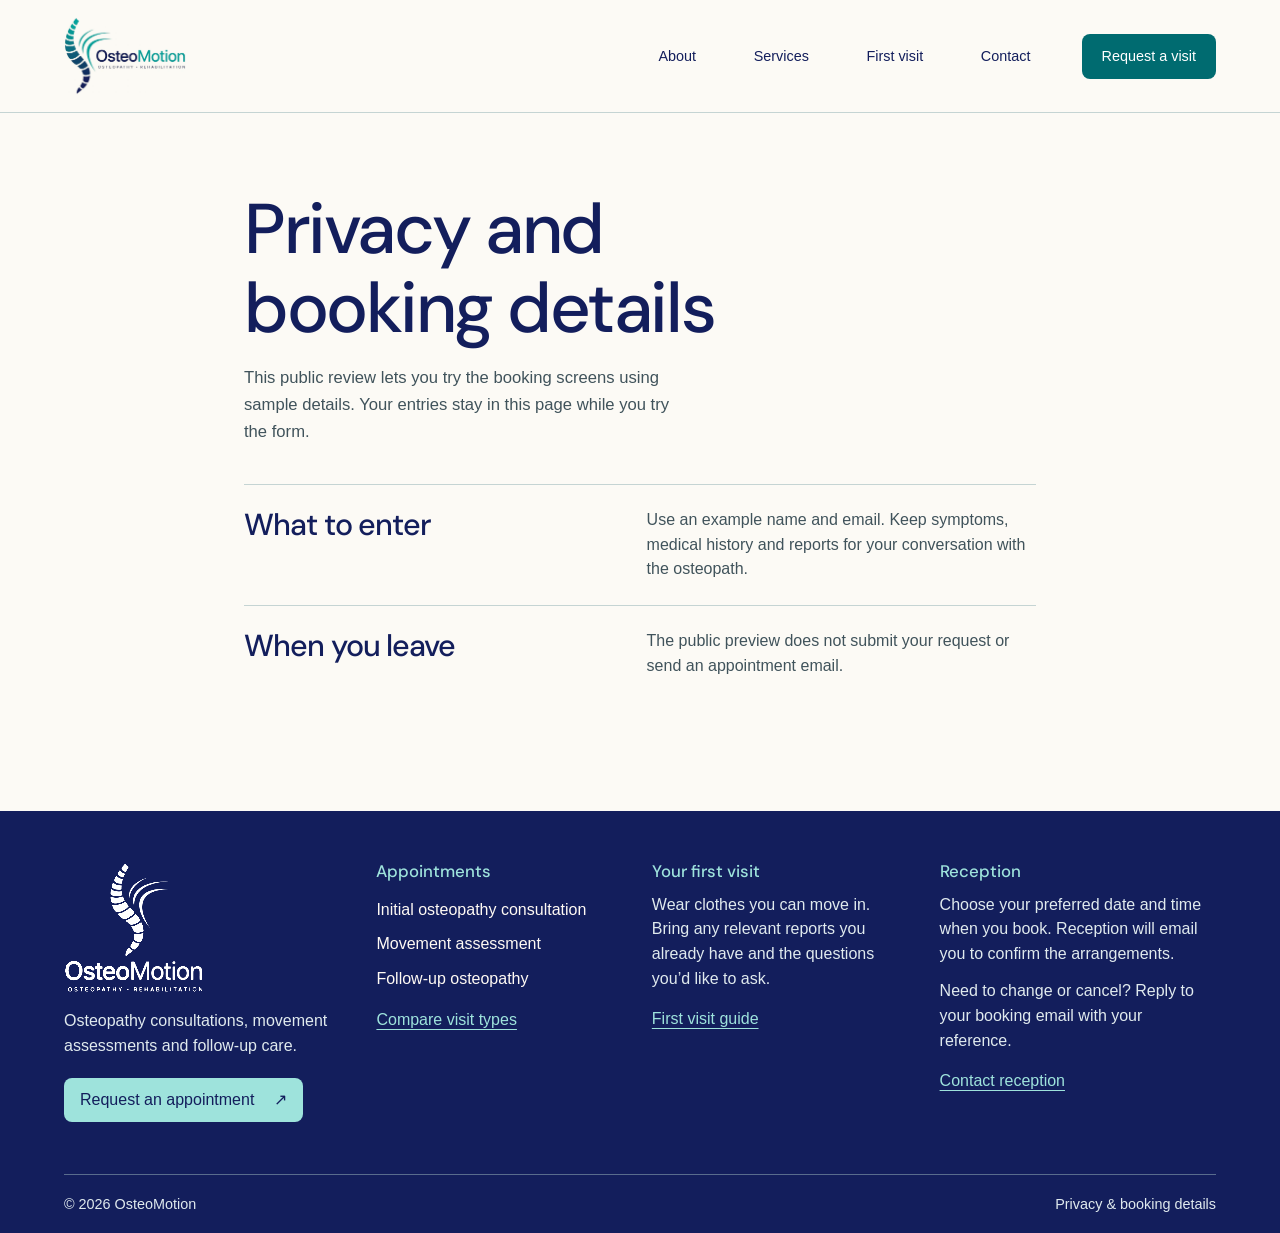
<file: privacy.html>
<!DOCTYPE html>
<html lang="en">
 <head>
  <meta charset="utf-8"/>
  <meta content="width=device-width,initial-scale=1" name="viewport"/>
  <meta content="noindex,nofollow" name="robots"/>
  <title>
   Privacy · OsteoMotion
  </title>
<meta property="og:type" content="website">
<meta property="og:site_name" content="OsteoMotion">
<meta property="og:title" content="Privacy &amp; booking details | OsteoMotion">
<meta property="og:description" content="Read how OsteoMotion uses your contact details to arrange appointments and communicate with you about a booking.">
<meta property="og:url" content="https://jianwongdesign.github.io/opto-pila-review/privacy.html">
<meta property="og:image" content="https://jianwongdesign.github.io/opto-pila-review/assets/osteomotion-social.jpg?v=2">
<meta property="og:image:type" content="image/jpeg">
<meta property="og:image:width" content="1200">
<meta property="og:image:height" content="630">
<meta property="og:image:alt" content="OsteoMotion logo and the words “When it hurts to move” beside an illustration of a clinic consultation.">
<meta name="description" content="Read how OsteoMotion uses your contact details to arrange appointments and communicate with you about a booking.">
<meta name="twitter:card" content="summary_large_image">
<meta name="twitter:title" content="Privacy &amp; booking details | OsteoMotion">
<meta name="twitter:description" content="Read how OsteoMotion uses your contact details to arrange appointments and communicate with you about a booking.">
<meta name="twitter:image" content="https://jianwongdesign.github.io/opto-pila-review/assets/osteomotion-social.jpg?v=2">
<meta name="twitter:image:alt" content="OsteoMotion logo and the words “When it hurts to move” beside an illustration of a clinic consultation.">

  <link rel="icon" type="image/png" sizes="192x192" href="assets/osteomotion-icon.png"/>
  <link href="style.css?v=19" rel="stylesheet"/>
  <script defer="" src="draft.js">
  </script>
 </head>
 <body class="privacy">
  <a class="skip" href="#main">
   Skip to content
  </a>
  <header>
   <div class="bar wrap">
    <a class="brand" href="index.html" aria-label="OsteoMotion home"><img src="assets/osteomotion-horizontal.webp" width="500" height="318" alt="OsteoMotion"></a>
    <nav aria-label="Main" id="nav">
     <a href="about.html">About</a>
     <a href="services.html">
      Services
     </a>
     <a href="first-visit.html">
      First visit
     </a>
     <a href="contact.html">
      Contact
     </a>
    </nav>
    <a class="book-top" href="book.html">
     Request a visit
    </a>
    <button aria-controls="nav" aria-expanded="false" class="menu">
     Menu
    </button>
   </div>
  </header>
  <main id="main">
   <section class="wrap interior">
    <div class="intro">
     <h1>
      Privacy and booking details
     </h1>
     <p class="lead">
      This public review lets you try the booking screens using sample details. Your entries stay in this page while you try the form.
     </p>
    </div>
    <div class="notes">
     <section>
      <h2>
       What to enter
      </h2>
      <p>
       Use an example name and email. Keep symptoms, medical history and reports for your conversation with the osteopath.
      </p>
     </section>
     <section>
      <h2>
       When you leave
      </h2>
      <p>
       The public preview does not submit your request or send an appointment email.
      </p>
     </section>
    </div>
   </section>
  </main>
  <footer id="clinic-footer" class="clinic-footer">
  <div class="wrap">
    <div class="foot-columns">
      <div class="foot-identity">
        <a class="brand" href="index.html" aria-label="OsteoMotion home"><img src="assets/osteomotion-stacked.webp" width="470" height="440" alt="OsteoMotion"></a>
        <p>Osteopathy consultations, movement assessments and follow-up care.</p>
        <a class="foot-book" href="book.html">Request an appointment <span aria-hidden="true">↗</span></a>
      </div>
      <section class="foot-info">
        <h2>Appointments</h2>
        <ul>
          <li><a href="book.html?service=initial">Initial osteopathy consultation</a></li>
          <li><a href="book.html?service=movement">Movement assessment</a></li>
          <li><a href="book.html?service=follow-up">Follow-up osteopathy</a></li>
        </ul>
        <a class="foot-more" href="services.html">Compare visit types</a>
      </section>
      <section class="foot-preparation">
        <h2>Your first visit</h2>
        <p>Wear clothes you can move in. Bring any relevant reports you already have and the questions you’d like to ask.</p>
        <a class="foot-more" href="first-visit.html">First visit guide</a>
      </section>
      <section class="foot-reception">
        <h2>Reception</h2>
        <p>Choose your preferred date and time when you book. Reception will email you to confirm the arrangements.</p>
        <p>Need to change or cancel? Reply to your booking email with your reference.</p>
        <a class="foot-more" href="contact.html">Contact reception</a>
      </section>
    </div>
    <div class="foot-base"><small>© 2026 OsteoMotion</small><a href="privacy.html">Privacy &amp; booking details</a></div>
  </div>
</footer>
 </body>
</html>
</file>
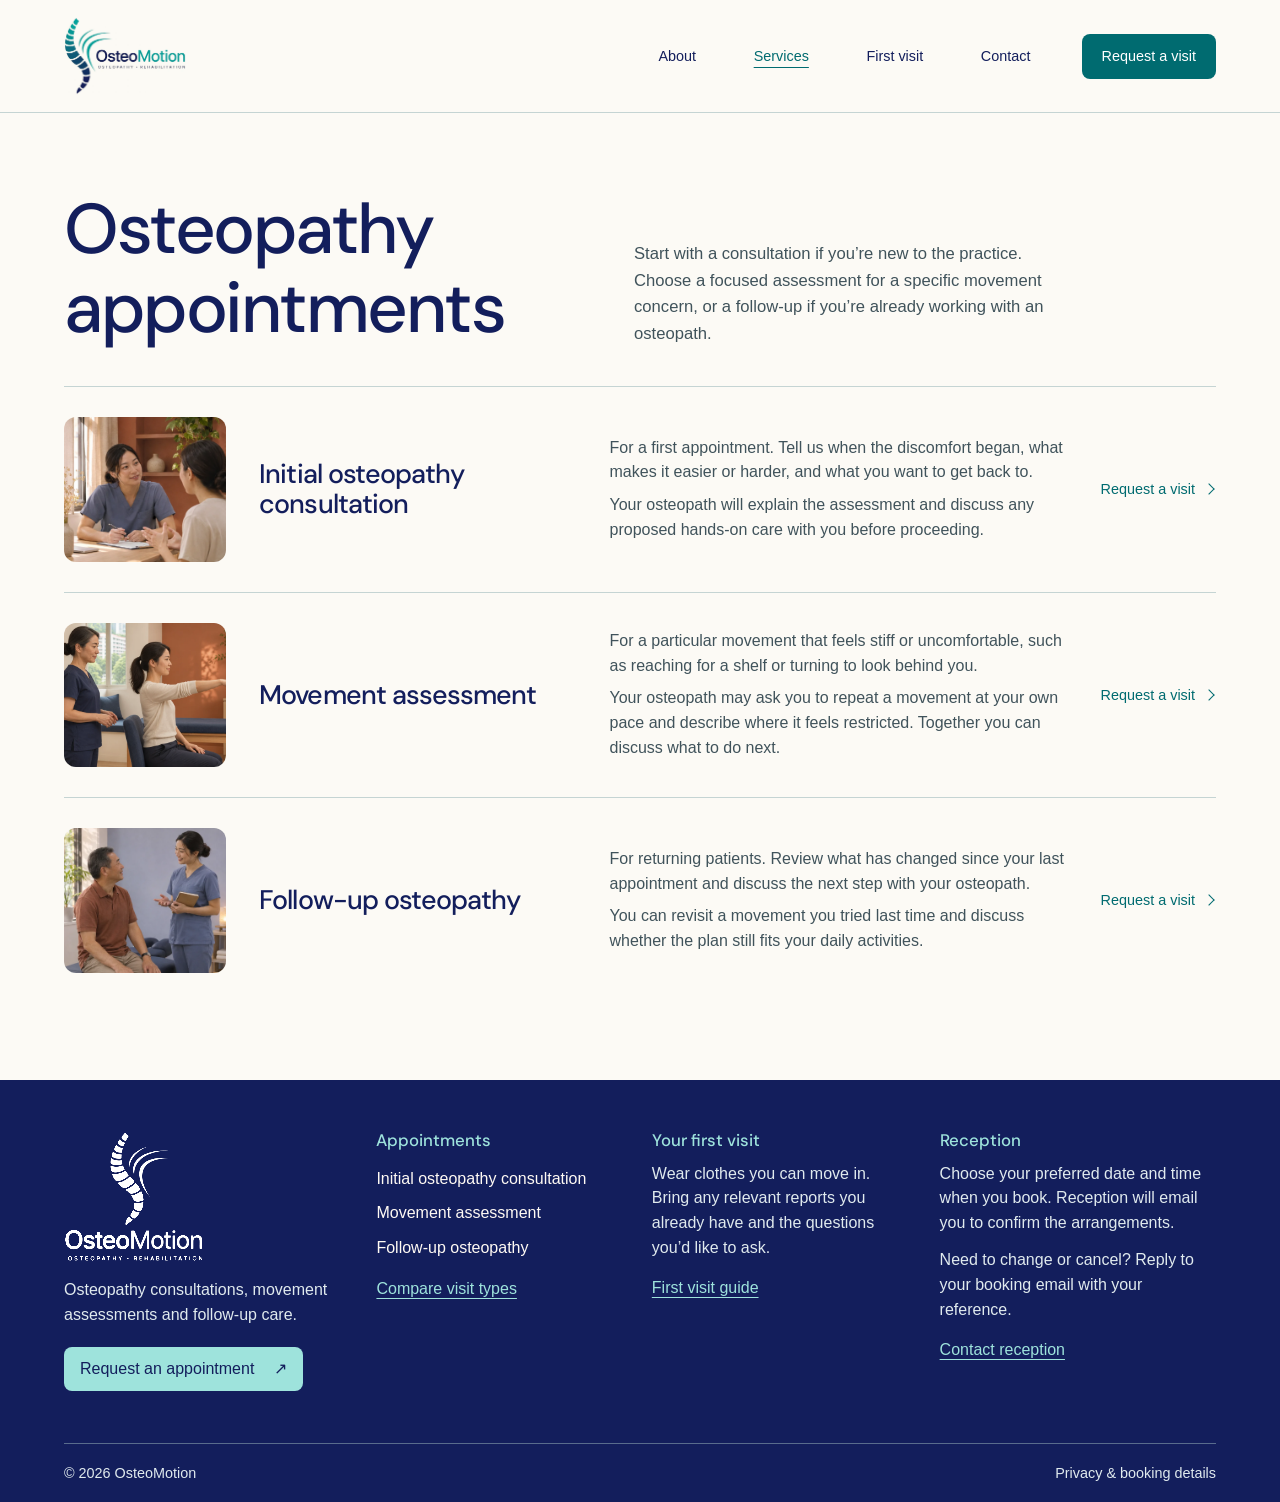
<file: services.html>
<!DOCTYPE html>
<html lang="en">
 <head>
  <meta charset="utf-8"/>
  <meta content="width=device-width,initial-scale=1" name="viewport"/>
  <meta content="noindex,nofollow" name="robots"/>
  <title>
   Services · OsteoMotion
  </title>
<meta property="og:type" content="website">
<meta property="og:site_name" content="OsteoMotion">
<meta property="og:title" content="Osteopathy services | OsteoMotion">
<meta property="og:description" content="Explore first consultations, movement assessments and follow-up visits. Find the appointment that fits what brings you in.">
<meta property="og:url" content="https://jianwongdesign.github.io/opto-pila-review/services.html">
<meta property="og:image" content="https://jianwongdesign.github.io/opto-pila-review/assets/osteomotion-social.jpg?v=2">
<meta property="og:image:type" content="image/jpeg">
<meta property="og:image:width" content="1200">
<meta property="og:image:height" content="630">
<meta property="og:image:alt" content="OsteoMotion logo and the words “When it hurts to move” beside an illustration of a clinic consultation.">
<meta name="description" content="Explore first consultations, movement assessments and follow-up visits. Find the appointment that fits what brings you in.">
<meta name="twitter:card" content="summary_large_image">
<meta name="twitter:title" content="Osteopathy services | OsteoMotion">
<meta name="twitter:description" content="Explore first consultations, movement assessments and follow-up visits. Find the appointment that fits what brings you in.">
<meta name="twitter:image" content="https://jianwongdesign.github.io/opto-pila-review/assets/osteomotion-social.jpg?v=2">
<meta name="twitter:image:alt" content="OsteoMotion logo and the words “When it hurts to move” beside an illustration of a clinic consultation.">

  <link rel="icon" type="image/png" sizes="192x192" href="assets/osteomotion-icon.png"/>
  <link href="style.css?v=19" rel="stylesheet"/>
  <script defer="" src="draft.js">
  </script>
 </head>
 <body class="services">
  <a class="skip" href="#main">
   Skip to content
  </a>
  <header>
   <div class="bar wrap">
    <a class="brand" href="index.html" aria-label="OsteoMotion home"><img src="assets/osteomotion-horizontal.webp" width="500" height="318" alt="OsteoMotion"></a>
    <nav aria-label="Main" id="nav">
     <a href="about.html">About</a>
     <a aria-current="page" href="services.html">
      Services
     </a>
     <a href="first-visit.html">
      First visit
     </a>
     <a href="contact.html">
      Contact
     </a>
    </nav>
    <a class="book-top" href="book.html">
     Request a visit
    </a>
    <button aria-controls="nav" aria-expanded="false" class="menu">
     Menu
    </button>
   </div>
  </header>
  <main id="main">
   <section class="wrap interior">
    <div class="intro">
     <h1>
      Osteopathy appointments
     </h1>
     <p class="lead">
      Start with a consultation if you’re new to the practice. Choose a focused assessment for a specific movement concern, or a follow-up if you’re already working with an osteopath.
     </p>
    </div>
    <article class="service">
     <img alt="A patient discussing her first visit with an osteopath" class="service-portrait" height="1024" loading="lazy" src="assets/consultation.webp" width="768"/>
     <div>
      <h2>
       Initial osteopathy consultation
      </h2>
     </div>
     <div>
      <p>
       For a first appointment. Tell us when the discomfort began, what makes it easier or harder, and what you want to get back to.
      </p>
      <p>
       Your osteopath will explain the assessment and discuss any proposed hands-on care with you before proceeding.
      </p>
     </div>
     <a aria-label="Request Initial osteopathy consultation" class="session-link" href="book.html?service=initial">
      Request a visit
     </a>
    </article>
    <article class="service">
     <img alt="An osteopath observing a patient raising her arm during a shoulder assessment" class="service-portrait" height="859" loading="lazy" src="assets/movement-assessment.webp" width="1280"/>
     <div>
      <h2>
       Movement assessment
      </h2>
     </div>
     <div>
      <p>
       For a particular movement that feels stiff or uncomfortable, such as reaching for a shelf or turning to look behind you.
      </p>
      <p>
       Your osteopath may ask you to repeat a movement at your own pace and describe where it feels restricted. Together you can discuss what to do next.
      </p>
     </div>
     <a aria-label="Request Movement assessment" class="session-link" href="book.html?service=movement">
      Request a visit
     </a>
    </article>
    <article class="service">
     <img alt="An osteopath speaking with a seated patient at a follow-up visit" class="service-portrait" height="1024" loading="lazy" src="assets/follow-up.webp" width="768"/>
     <div>
      <h2>
       Follow-up osteopathy
      </h2>
     </div>
     <div>
      <p>
       For returning patients. Review what has changed since your last appointment and discuss the next step with your osteopath.
      </p>
      <p>
       You can revisit a movement you tried last time and discuss whether the plan still fits your daily activities.
      </p>
     </div>
     <a aria-label="Request Follow-up osteopathy" class="session-link" href="book.html?service=follow-up">
      Request a visit
     </a>
    </article>
   </section>
  </main>
  <footer id="clinic-footer" class="clinic-footer">
  <div class="wrap">
    <div class="foot-columns">
      <div class="foot-identity">
        <a class="brand" href="index.html" aria-label="OsteoMotion home"><img src="assets/osteomotion-stacked.webp" width="470" height="440" alt="OsteoMotion"></a>
        <p>Osteopathy consultations, movement assessments and follow-up care.</p>
        <a class="foot-book" href="book.html">Request an appointment <span aria-hidden="true">↗</span></a>
      </div>
      <section class="foot-info">
        <h2>Appointments</h2>
        <ul>
          <li><a href="book.html?service=initial">Initial osteopathy consultation</a></li>
          <li><a href="book.html?service=movement">Movement assessment</a></li>
          <li><a href="book.html?service=follow-up">Follow-up osteopathy</a></li>
        </ul>
        <a class="foot-more" href="services.html">Compare visit types</a>
      </section>
      <section class="foot-preparation">
        <h2>Your first visit</h2>
        <p>Wear clothes you can move in. Bring any relevant reports you already have and the questions you’d like to ask.</p>
        <a class="foot-more" href="first-visit.html">First visit guide</a>
      </section>
      <section class="foot-reception">
        <h2>Reception</h2>
        <p>Choose your preferred date and time when you book. Reception will email you to confirm the arrangements.</p>
        <p>Need to change or cancel? Reply to your booking email with your reference.</p>
        <a class="foot-more" href="contact.html">Contact reception</a>
      </section>
    </div>
    <div class="foot-base"><small>© 2026 OsteoMotion</small><a href="privacy.html">Privacy &amp; booking details</a></div>
  </div>
</footer>
 </body>
</html>
</file>
<file: style.css>
@font-face {
  font-family: "DM Sans";
  src: url("assets/dm-sans-medium.woff2") format("woff2");
  font-weight: 500;
  font-display: swap;
}
:root {
  --radius-control: 8px;
  --radius-photo: 12px;
  --radius-panel: 16px;
  --navy: #131e5c;
  --teal: #07a09e;
  --teal-dark: #006b70;
  --aqua: #9ee3dc;
  --mist: #e4f3f1;
  --paper: #fcfaf5;
  --warm: #eee9df;
  --ink: var(--navy);
  --body: #40535b;
  --rule: #c5d4d3;
  --field-border: #718888;
  --header-height: 112px;
  --gutter: clamp(20px, 5vw, 76px);
  --display: "DM Sans", "Helvetica Neue", sans-serif;
  color: var(--ink);
  background: var(--paper);
  font: 16px/1.55 "Helvetica Neue", Helvetica, sans-serif;
  caret-color: var(--teal-dark);
}
* { box-sizing: border-box; }
body, figure, h1, h2, h3, p, fieldset, dl, dd { margin: 0; }
body { min-height: 100vh; display: flex; flex-direction: column; }
main { flex: 1; }
a { color: inherit; text-underline-offset: .25em; }
button, input, select { font: inherit; }
button, a { touch-action: manipulation; }
:focus-visible { outline: 2px solid var(--teal-dark); outline-offset: 4px; }
::selection { background: var(--aqua); color: var(--ink); }
.wrap { width: min(100%, 1490px); margin-inline: auto; padding-inline: var(--gutter); }
h1, h2, h3, legend { font: 500 var(--size, 2rem)/1.12 var(--display); letter-spacing: -.035em; text-wrap: balance; }
h1 { --size: clamp(3.2rem, 5.5vw, 5.25rem); }
h2 { --size: clamp(2.25rem, 3.4vw, 3.25rem); }
p { color: var(--body); }
header { border-bottom: 1px solid var(--rule); }
.bar, .foot, .brand, nav, .actions { display: flex; align-items: center; }
.bar { min-height: calc(var(--header-height) + env(safe-area-inset-top)); padding-top: env(safe-area-inset-top); gap: clamp(26px, 4vw, 64px); }
.brand { flex: none; width: fit-content; text-decoration: none; }
.brand img { display: block; height: auto; }
.bar .brand img { width: 122px; mix-blend-mode: multiply; }
nav { margin-left: auto; gap: clamp(28px, 4.5vw, 64px); }
nav a, .book-top, .button, .under, .textbtn, .session-link, .foot > a:not(.brand), .menu {
  font-size: .9rem;
  font-weight: 500;
}
nav a, .book-top, .button, .session-link { text-decoration: none; }
nav a { padding-block: 14px; white-space: nowrap; }
nav a:hover, nav a[aria-current] { color: var(--teal-dark); text-decoration: underline; text-underline-offset: 6px; }
.book-top, .button {
  display: inline-flex; align-items: center; justify-content: center; min-height: 45px;
  border: 1px solid transparent; border-radius: var(--radius-control); padding: 10px 19px; cursor: pointer;
}
.book-top { border-color: var(--field-border); }
.book-top:hover, .book-top[aria-current] { background: var(--warm); }
.button { background: var(--teal-dark); color: white; padding-inline: 23px; }
.button:hover { background: var(--navy); }
.under, .textbtn { display: inline-flex; align-items: center; min-height: 44px; text-decoration: underline; }
.under:hover, .textbtn:hover, .session-link:hover, .foot a:hover { color: var(--teal-dark); }
.menu { display: none; }
.skip { position: absolute; top: -100px; left: 10px; padding: 10px; z-index: 5; background: white; }
.skip:focus { top: 5px; }
.lead { max-width: 48ch; font-size: clamp(1rem, 1.3vw, 1.125rem); line-height: 1.6; }
.serviceband .wrap { display: grid; grid-template-columns: minmax(190px, .65fr) 1.6fr; gap: 5vw; padding-block: clamp(44px, 5.5vw, 88px); }
.sectionhead .under { margin-top: 8px; }
.service { display: grid; grid-template-columns: 1fr auto; gap: 6px 24px; align-items: start; border-top: 1px solid var(--rule); padding: 20px 0; }
.service > div:nth-child(2) { grid-column: 1; max-width: 55ch; }
.service :is(h2,h3) { --size: clamp(1.65rem, 2.1vw, 2.15rem); }
.service p { line-height: 1.55; }
.service p + p { margin-top: 8px; }
.session-link { grid-column: 2; grid-row: 1 / span 2; align-self: center; display: inline-flex; gap: 10px; align-items: center; min-height: 44px; color: var(--teal-dark); }
.session-link::after { content: ""; width: 7px; height: 7px; border: solid currentColor; border-width: 1px 1px 0 0; transform: rotate(45deg); margin-right: 3px; }
.session-link:hover { text-decoration: underline; }
.visit-band { background: var(--warm); }
.firstcall { display: flex; align-items: center; justify-content: space-between; gap: 28px; padding-block: clamp(36px, 4.5vw, 70px); }
.firstcall h2 { max-width: 14ch; }
.foot { gap: 24px; min-height: 86px; }
.foot .brand { margin-right: auto; font-size: 25px; }
footer { border-top: 1px solid var(--rule); }
.foot > a:not(.brand) { padding-block: 12px; }
.interior, .bookgrid { padding-block: clamp(46px, 6vw, 96px); }
.intro { margin-bottom: clamp(24px, 3vw, 48px); }
.intro .lead { margin-top: 18px; }
.services .intro, .first-visit .intro {
  display: grid; grid-template-columns: 1fr 1.15fr; align-items: end; gap: 5vw;
}
.services .intro .lead, .first-visit .intro .lead { margin: 0; }
.services .service { grid-template-columns: 1fr 1.15fr auto; gap: 4vw; align-items: start; padding-block: 30px; }
.services .service > div:nth-child(2), .services .session-link { grid-column: auto; grid-row: auto; }
.notes { margin-block: 32px; }
.notes section { display: grid; grid-template-columns: 1fr 1.15fr; gap: 5vw; border-top: 1px solid var(--rule); padding-block: 23px; }
.notes h2 { --size: 1.9rem; }
.notes p { max-width: 58ch; }
.privacy .interior { max-width: 920px; }
.bookgrid { display: grid; grid-template-columns: .85fr 1.15fr; gap: clamp(32px, 8vw, 118px); align-items: start; }
.previewnote { padding-top: 15px; border-top: 1px solid var(--rule); max-width: 38ch; font-size: .9rem; }
.formpanel { padding: clamp(22px, 3.2vw, 48px); background: var(--warm); }
.formpanel fieldset { padding: 0; border: 0; min-width: 0; }
.formpanel fieldset + fieldset { margin-top: 25px; }
legend, .formpanel h2 { --size: 1.9rem; padding: 0; margin-bottom: 13px; }
label { display: grid; gap: 5px; font-size: .9rem; font-weight: 500; }
label + label, .pair { margin-top: 13px; }
.pair { display: grid; grid-template-columns: 1fr 1fr; gap: 14px; }
.pair label { margin: 0; }
input, select { min-height: 46px; min-width: 0; width: 100%; border: 1px solid var(--field-border); border-radius: var(--radius-control); padding: 9px 11px; font-size: 1rem; background: #fffefa; color: var(--ink); }
.formpanel .button { margin-top: 24px; }
.textbtn, .menu { cursor: pointer; border: 0; color: var(--ink); background: transparent; }
.textbtn { margin-left: 10px; }
#summary { display: grid; grid-template-columns: max-content 1fr; gap: 8px 18px; }
dt { color: var(--body); }
dd { overflow-wrap: anywhere; }
#received .kicker { font-size: .88rem; margin-bottom: 12px; }
#received .under { margin-top: 12px; }
@media (min-width: 741px) and (max-width: 1050px) {
  .serviceband .wrap { grid-template-columns: 1fr 2fr; gap: 28px; }
  .bookgrid { grid-template-columns: .75fr 1.25fr; gap: 32px; }
  .services .service { grid-template-columns: 1fr 1.25fr; gap: 8px 30px; }
  .services .session-link { grid-column: 1; grid-row: 2; justify-self: start; }
  .services .service > div:nth-child(2) { grid-column: 2; grid-row: 1 / span 2; }
}
@media (max-width: 740px) {
  :root { --header-height: 84px; }
  .bar { gap: clamp(14px, 4vw, 24px); position: relative; }
  .bar .brand img { width: 91px; }
  .book-top { margin-left: auto; font-size: .85rem; padding: 6px 10px; }
  .menu { display: inline-flex; align-items: center; min-height: 44px; min-width: 44px; justify-content: center; padding: 4px; }
  nav { display: none; position: absolute; z-index: 4; top: 100%; inset-inline: 0; padding: 14px var(--gutter) 18px; background: var(--paper); border-block: 1px solid var(--rule); }
  nav.open { display: grid; gap: 4px; }
  .serviceband .wrap { grid-template-columns: 1fr; gap: 16px; padding-block: 32px; }
  .sectionhead { display: flex; justify-content: space-between; align-items: center; gap: 12px; }
  .sectionhead h2 { --size: clamp(1.85rem, 6vw, 2.35rem); }
  .sectionhead .under { margin: 0; font-size: .83rem; }
  .service, .services .service { display: block; padding-block: 18px 10px; }
  .service > div:nth-child(2) { margin-top: 7px; }
  .service p { max-width: 48ch; }
  .firstcall, .services .intro, .first-visit .intro, .notes section, .bookgrid { display: grid; grid-template-columns: 1fr; gap: 12px; }
  .firstcall h2 { max-width: none; }
  .foot { min-height: 76px; gap: 16px; }
  .notes section { padding-block: 18px; gap: 8px; }
  .intro h1 { --size: clamp(2.75rem, 9vw, 4rem); }
  .interior, .bookgrid { padding-block: 32px 44px; }
  .bookgrid { gap: 24px; }
  .bookgrid .intro { margin-bottom: 15px; }
  .previewnote { max-width: 52ch; padding-top: 12px; }
}
@media (max-width: 460px) {
  .pair { grid-template-columns: 1fr; }
  #summary { grid-template-columns: 1fr; gap: 0; }
  dd { margin-bottom: 10px; }
}

/* The homepage navigation shares the photograph's top edge. */
.index header { position: absolute; inset: 0 0 auto; z-index: 3; color: white; border: 0; }
.index .bar { display: grid; grid-template-columns: 1fr auto 1fr; }
.index nav { grid-column: 1; grid-row: 1; margin: 0; }
.index .bar .brand { grid-column: 2; grid-row: 1; }
.index .bar .book-top { grid-column: 3; grid-row: 1; justify-self: end; }
.book-top, .button { background: var(--teal-dark); color: white; border-color: transparent; border-radius: var(--radius-control); }
.book-top:hover, .book-top[aria-current], .button:hover { background: var(--navy); }
.index .book-top, .hero .button { color: var(--navy); background: var(--aqua); }
.index .book-top:hover, .hero .button:hover { background: var(--mist); }
.hero {
  position: relative;
  isolation: isolate;
  display: grid;
  grid-template-rows: 1fr auto;
  align-items: end;
  min-height: 100vh;
  min-height: 100dvh;
  background: #17191f;
  color: #fffaf5;
}
.heroimage, .hero::before { position: absolute; inset: 0; }
.heroimage { z-index: -2; }
.heroimage img { display: block; width: 100%; height: 100%; object-fit: cover; object-position: 72% 42%; }
.hero::before {
  content: ""; z-index: -1;
  background: linear-gradient(90deg, rgb(19 19 27 / 70%), rgb(22 21 28 / 30%) 41%, transparent 67%),
    linear-gradient(0deg, rgb(21 22 28 / 40%), transparent 36%),
    linear-gradient(180deg, rgb(22 22 30 / 44%), transparent 19%);
}
.hero-layout {
  padding-top: calc(98px + env(safe-area-inset-top));
  padding-bottom: clamp(32px, 7vh, 88px);
}
.hero h1 { --size: clamp(4.3rem, 6.6vw, 6.9rem); line-height: .94; letter-spacing: -.04em; }
.hero h1 span { color: var(--aqua); }
.hero-intro { max-width: 38ch; margin: 24px 0; color: #fffaf5; font-size: clamp(1rem, 1.35vw, 1.2rem); line-height: 1.5; }
.hero-action { display: flex; align-items: center; gap: 8px 22px; flex-wrap: wrap; }
.hero .button { min-height: 48px; }
.hero-secondary { display: inline-flex; align-items: center; min-height: 44px; font-size: .9rem; text-underline-offset: 5px; }
.hero-secondary:hover { color: var(--aqua); }
@media (orientation: landscape) {
  .index .bar, .hero-layout {
    padding-left: max(var(--gutter), env(safe-area-inset-left));
    padding-right: max(var(--gutter), env(safe-area-inset-right));
  }
}
@media (max-aspect-ratio: 4/5) {
  .heroimage { bottom: 20%; }
  .heroimage img { object-position: 65% 35%; }
  .hero::before {
    background: linear-gradient(0deg, #17191f 15%, rgb(23 25 31 / 97%) 21%, rgb(23 25 31 / 73%) 34%, transparent 60%),
      linear-gradient(180deg, rgb(23 23 31 / 50%), transparent 19%);
  }
  .hero-layout { padding-bottom: calc(32px + env(safe-area-inset-bottom)); }
}
.index header :focus-visible, .hero :focus-visible { outline-color: white; }
.concerns { background: var(--teal-dark); color: white; position: relative; overflow: hidden; }
.concerns::after {
  content: ""; position: absolute; right: 6%; top: -70%; pointer-events: none;
  width: clamp(65px, 9vw, 150px); height: 230%; border: 15px double var(--aqua);
  border-radius: 50%; opacity: .18; transform: rotate(30deg);
}
.concerns .wrap { position: relative; z-index: 1; padding-block: clamp(27px, 3.4vw, 52px); }
.concerns h2 { --size: clamp(1.8rem, 3.1vw, 3rem); }
.concerns ul { display: flex; flex-wrap: wrap; align-items: center; gap: 8px clamp(22px, 4vw, 72px); padding: 0; margin: 17px 0 0; list-style: none; }
.concerns li { display: flex; align-items: center; gap: 11px; font: 500 clamp(1rem, 1.7vw, 1.55rem)/1.45 var(--display); }
.concerns li::before { content: ""; width: 10px; height: 10px; border-radius: 50%; background: var(--aqua); }
.concerns li:nth-child(2)::before { background: var(--mist); }
.concerns li:nth-child(3)::before { background: var(--paper); }

.serviceband .wrap { display: block; }
.sectionhead, .process-heading { display: flex; align-items: baseline; justify-content: space-between; gap: 20px; margin-bottom: 26px; }
.session-list { display: grid; grid-template-columns: repeat(3,minmax(0,1fr)); gap: clamp(16px, 2.8vw, 44px); }
.session-list .service { display: flex; flex-direction: column; align-items: start; gap: 0; padding: 0; border: 0; }
.appointment-photo { width: 100%; height: auto; aspect-ratio: 1.68; object-fit: cover; object-position: center 40%; margin-bottom: 16px; }
.appointment-photo[src$="follow-up.webp"] { object-position: center 22%; }
.session-list .service h3 { --size: clamp(1.45rem, 2vw, 2.15rem); max-width: 19ch; }
.session-list .service p { margin: 9px 0 5px; }
.session-list .session-link { align-self: start; margin-top: auto; }
.process { background: var(--warm); }
.process .wrap, .questions { padding-block: clamp(42px, 5.5vw, 82px); }
.process ol { list-style: none; display: grid; grid-template-columns: repeat(3,1fr); padding: 0; margin: 0; gap: 12px; }
.process li { position: relative; isolation: isolate; overflow: hidden; padding: clamp(20px, 2.4vw, 36px); background: var(--mist); color: var(--navy); }
.process li:nth-child(2) { background: var(--teal-dark); color: white; }
.process li:nth-child(3) { background: #c9e3ec; }
.process li > span { font: 500 1.2rem/1 var(--display); }
.process h3 { --size: clamp(1.5rem, 2.1vw, 2.25rem); margin: 28px 0 12px; }
.process li p { color: inherit; max-width: 36ch; }
.process li::after { content: ""; position: absolute; z-index: -1; right: -30px; top: -65px; height: 140px; width: 80px; border: 12px double currentColor; border-radius: 50%; transform: rotate(-30deg); opacity: .13; }
.questions { display: grid; grid-template-columns: .8fr 1.2fr; gap: 6vw; }
.questions details { border-top: 1px solid var(--rule); padding: 2px 0; }
.questions summary { padding: 16px 0; cursor: pointer; font: 500 1.1rem/1.4 var(--display); }
.questions details p { max-width: 58ch; padding-bottom: 18px; }
footer { background: var(--navy); color: white; border: 0; }
.foot a:hover { color: var(--aqua); }
footer :focus-visible { outline-color: var(--aqua); }

.services .intro h1, .first-visit .intro h1, .contact h1, .privacy h1, .book h1 { color: var(--navy); }
.services .service { grid-template-columns: minmax(90px,.46fr) .9fr 1.3fr auto; align-items: center; gap: clamp(16px,2.6vw,42px); }
.services .service > div:nth-child(2), .services .session-link { grid-area: auto; }
.service-portrait { width: 100%; height: auto; aspect-ratio: 1.12; object-fit: cover; object-position: 50% 35%; }
.welcome { display: grid; grid-template-columns: 1.2fr 1fr; background: var(--mist); }
.first-visit .welcome .intro { align-self: center; display: block; padding: clamp(24px,4vw,64px); margin: 0; }
.first-visit .welcome .lead { margin-top: 18px; }
.welcome-photo { width: 100%; height: 100%; max-height: 390px; object-fit: cover; object-position: 50% 36%; }
.book main { background: var(--mist); }
.formpanel { background: var(--paper); border-top: 5px solid var(--teal); }
.formpanel legend, .formpanel h2 { color: var(--teal-dark); }
.contact .notes section { border-color: var(--rule); }

@media (min-width:741px) and (max-width:1000px) {
  .session-list { gap: 19px; }
  .services .service { grid-template-columns: 115px 1fr 1.2fr; }
  .services .service .session-link { grid-column: 2; grid-row: 2; }
  .services .service > div:nth-of-type(2), .service-portrait { grid-row: span 2; }
}
@media (max-width:740px) {
  .index .bar { display: flex; }
  .index nav { color: var(--ink); }
  .index .menu { color: white; }
  .hero-layout { padding-top: calc(82px + env(safe-area-inset-top)); padding-bottom: calc(24px + env(safe-area-inset-bottom)); }
  .hero h1 { --size: clamp(3.2rem, 12vw, 4.7rem); }
  .hero-intro { margin: 14px 0 16px; max-width: 36ch; font-size: .98rem; }
  .hero-action { gap: 4px 15px; }
  .concerns ul { gap: 8px 20px; }
  .sectionhead, .process-heading { margin-bottom: 18px; align-items: center; }
  .session-list, .questions { grid-template-columns: 1fr; }
  .session-list { gap: 22px; }
  .session-list .service { display: grid; grid-template-columns: minmax(90px,.55fr) 1fr; grid-template-rows: auto auto auto; align-content: start; gap: 0 16px; border-top: 1px solid var(--rule); padding-top: 16px; }
  .appointment-photo { grid-column: 1; grid-row: 1 / 4; height: 100%; min-height: 128px; max-height: 220px; margin: 0; aspect-ratio: auto; }
  .session-list .service > div, .session-list .session-link { grid-column: 2; grid-row: auto; }
  .session-list .service p { font-size: .94rem; margin: 6px 0 0; }
  .process-heading { flex-wrap: wrap; gap: 0 12px; }
  .process ol { grid-template-columns: 1fr; gap: 8px; }
  .process li { display: grid; grid-template-columns: 34px 1fr; gap: 5px 12px; }
  .process li > span { padding-top: 5px; }
  .process h3 { margin: 0; }
  .process li p { grid-column: 2; max-width: 55ch; }
  .questions { gap: 18px; }
  .services .service { display: grid; grid-template-columns: minmax(76px,.42fr) 1fr; gap: 8px 16px; }
  .services .service-portrait { height: 125px; grid-row: 1 / span 3; }
  .services .service > div, .services .service .session-link { grid-column: 2; grid-row: auto; }
  .welcome { grid-template-columns: 1fr; }
  .welcome-photo { max-height: 230px; object-position: 50% 39%; }
}

@media (max-height: 520px) and (orientation: landscape) {
  :root { --header-height: 72px; }
  .bar .brand img { width: 90px; }
  .hero-layout { padding-block: calc(66px + env(safe-area-inset-top)) max(15px, env(safe-area-inset-bottom)); }
  .hero h1 { --size: clamp(2.9rem, 12vh, 4.2rem); }
  .hero-intro { margin: 10px 0; max-width: 42ch; font-size: .94rem; }
}

/* Appointment shortcuts form the foot of the opening photograph. */
.care-guide {
  background: var(--navy);
  color: #fffaf5;
  border-top: 1px solid #7486a3;
  padding-bottom: env(safe-area-inset-bottom);
}
.care-guide-inner {
  display: grid;
  grid-template-columns: minmax(115px, .58fr) 3fr;
  align-items: center;
  column-gap: clamp(18px, 3vw, 48px);
  padding-block: clamp(13px, 2vh, 24px);
}
.guide-title {
  color: var(--aqua);
  justify-self: start;
  padding-block: 10px;
  text-underline-offset: 5px;
  font-size: .92rem;
}
.guide-choices {
  display: grid;
  grid-template-columns: repeat(3, minmax(0, 1fr));
  list-style: none; margin: 0; padding: 0;
}
.guide-choices li { min-width: 0; border-left: 1px solid #617293; }
.guide-choices a {
  display: flex; align-items: center; gap: clamp(9px, 1vw, 17px);
  min-height: 54px; height: 100%; padding: 4px clamp(10px, 1.5vw, 24px);
  color: inherit; text-decoration: none;
  font: 500 clamp(.98rem, 1.45vw, 1.4rem)/1.16 var(--display);
}
.guide-choices img {
  width: clamp(38px, 4.3vw, 68px); height: clamp(38px, 4.3vw, 68px);
  object-fit: cover; flex: none; border-radius: 50%;
}
.guide-choices small {
  display: block; margin-bottom: 4px; font: .76rem/1.3 "Helvetica Neue", sans-serif; color: #dce7ec;
}
.guide-choices a:hover, .guide-choices a:focus-visible { background: #16416b; color: var(--aqua); }
@media (max-width: 1050px) {
  .care-guide-inner { display: block; padding-block: 10px 14px; }
  .guide-title { display: inline-flex; align-items: center; min-height: 44px; }
  .guide-choices li:first-child { border-left: 0; }
  .guide-choices li:first-child a { padding-left: 0; }
}
@media (max-width: 740px) {
  .hero-layout { padding-bottom: 20px; }
  .care-guide-inner { padding-block: 0 10px; }
  .guide-choices small { display: none; }
  .guide-choices a { align-items: start; flex-direction: column; padding: 2px 9px; gap: 6px; font-size: .86rem; }
  .guide-choices img { width: 32px; height: 32px; }
  .guide-title { font-size: .83rem; }
}
@media (max-height: 680px) and (max-width: 740px), (max-height: 520px) and (orientation: landscape) {
  .care-guide-inner { display: block; padding-block: 0 6px; }
  .guide-choices small, .guide-choices img { display: none; }
  .guide-choices a { min-height: 44px; align-items: center; flex-direction: row; font-size: .85rem; padding-block: 3px; }
  .hero-layout { padding-bottom: 12px; }
}
@media (max-height: 520px) and (orientation: landscape) {
  .care-guide-inner { display: grid; grid-template-columns: .85fr 3fr; gap: 14px; padding-block: 3px; }
  .guide-title { font-size: .8rem; }
  .guide-choices li:first-child { border-left: 1px solid #617293; }
  .guide-choices li:first-child a { padding-left: 10px; }
}

.contact-welcome { background: var(--mist); }
.contact-welcome .intro { align-self: center; margin: 0; padding: clamp(25px, 4vw, 60px); }
.contact-welcome .button { margin-top: 20px; }
.contact-welcome .welcome-photo { max-height: none; object-position: center; }
.booking-photo { display: block; margin-top: 32px; width: 100%; aspect-ratio: 1.9; object-fit: cover; }
@media (max-width: 720px) {
  .booking-photo { display: none; }
  .contact-welcome .welcome-photo { height: 190px; }
}

.clinic-footer { color: #fffaf4; }
.foot-columns { display: grid; grid-template-columns: 1.1fr .95fr 1fr 1.12fr; gap: clamp(24px, 3.2vw, 52px); padding-block: clamp(36px, 4vw, 60px); }
.foot-columns > * { min-width: 0; }
/* Reverse the supplied artwork to white. Screen lets the navy show through the original white canvas. */
.foot-identity .brand img {
  width: 140px;
  filter: grayscale(1) invert(1) brightness(1.85) contrast(2);
  mix-blend-mode: screen;
}
.foot-columns p, .foot-reception dd { color: #e0eaee; max-width: 34ch; }
.foot-identity p { margin: 16px 0 20px; }
.foot-book { display: inline-flex; align-items: center; gap: 20px; min-height: 44px; padding: 8px 16px; border-radius: var(--radius-control); background: var(--aqua); color: var(--navy); text-decoration: none; }
.foot-book:hover { background: var(--mist); }
.foot-columns h2 { margin-bottom: 12px; color: var(--aqua); font-size: 1.05rem; letter-spacing: 0; }
.foot-info ul { list-style: none; margin: 0; padding: 0; }
.foot-info a { display: inline-block; padding-block: 5px; }
.foot-info a, .foot-base a { text-decoration: none; }
.foot-info a:hover, .foot-base a:hover { text-decoration: underline; }
.foot-more { display: inline-flex; align-items: center; min-height: 44px; margin-top: 6px; color: var(--aqua); text-underline-offset: 4px; }
.foot-info .foot-more { text-decoration: underline; }
.foot-reception p + p { margin-top: 12px; }
.foot-reception dl { margin: 0 0 18px; display: grid; gap: 10px; }
.foot-reception dt { color: #c4d8dd; font-size: .82rem; }
.foot-reception dd { margin: 0; overflow-wrap: anywhere; }
.foot-base { border-top: 1px solid #596c8d; display: flex; justify-content: space-between; align-items: center; flex-wrap: wrap; gap: 8px 18px; padding-block: 18px; font-size: .9rem; color: #e0eaee; }
.foot-base small { font-size: inherit; }
@media (max-width: 1000px) {
  .foot-columns { grid-template-columns: 1fr 1fr; gap: 28px 20px; }
  .foot-info a { padding-block: 8px; }
}
@media (max-width: 450px) {
  .foot-columns { grid-template-columns: 1fr; }
  .foot-columns > section { padding-top: 18px; border-top: 1px solid #596c8d; }
  .foot-info li a { min-height: 44px; }
}

.appointment-photo, .service-portrait, .booking-photo { border-radius: var(--radius-photo); }
.welcome { border-radius: var(--radius-panel); overflow: hidden; }
.process li, .formpanel { border-radius: var(--radius-panel); }
.booking-errors, .previewnote, .skip, .menu, .textbtn { border-radius: var(--radius-control); }
@media (max-width: 740px) {
  #nav.open { border-radius: 0 0 var(--radius-photo) var(--radius-photo); }
}

@media (max-width: 380px) {
  .bar.wrap { padding-inline: max(14px, env(safe-area-inset-left)) max(14px, env(safe-area-inset-right)); gap: 12px; }
  .bar .book-top { padding-inline: 7px; white-space: nowrap; }
}

.practice-intro { display: grid; grid-template-columns: 1fr 1fr; align-items: end; gap: clamp(24px,6vw,90px); border: 0; margin-bottom: clamp(28px,4vw,62px); }
.practice-intro h1 { max-width: 13ch; }
.practice-intro p { max-width: 48ch; font-size: clamp(1rem,1.35vw,1.2rem); }
.practice-story { display: grid; grid-template-columns: 1.1fr 1fr; overflow: hidden; border-radius: var(--radius-panel); background: var(--mist); }
.practice-scenes { padding: clamp(24px,3.5vw,56px); }
.practice-scenes > p { margin: 14px 0 24px; max-width: 49ch; }
.practice-scenes details { border-top: 1px solid #a6c6c6; }
.practice-scenes summary { display: flex; align-items: center; justify-content: space-between; gap: 16px; min-height: 52px; padding: 13px 0; cursor: pointer; list-style: none; font: 500 clamp(1.06rem,1.5vw,1.35rem)/1.25 var(--display); }
.practice-scenes summary::-webkit-details-marker { display: none; }
.practice-scenes summary::after { content: ''; flex: none; width: 9px; height: 9px; border: solid var(--teal-dark); border-width: 0 2px 2px 0; transform: rotate(45deg); }
.practice-scenes [open] summary { color: var(--teal-dark); }
.practice-scenes [open] summary::after { transform: rotate(225deg); }
.practice-scenes details p { padding-bottom: 18px; max-width: 50ch; }
.practice-photos { position: relative; min-height: 380px; }
.practice-photos img { position: absolute; inset: 0; width: 100%; height: 100%; object-fit: cover; object-position: center 35%; }
.practice-photos img:not(:first-child) { visibility: hidden; }
.practice-story:has(details:nth-of-type(2)[open]) .practice-photos img:nth-child(2),
.practice-story:has(details:nth-of-type(3)[open]) .practice-photos img:nth-child(3) { visibility: visible; }
.practice-next, .practice-invite .wrap { display: flex; align-items: center; justify-content: space-between; gap: 32px; }
.practice-remit { display: grid; grid-template-columns: 1.1fr 1fr 1fr; gap: clamp(20px,4vw,64px); padding-block: clamp(36px,5vw,72px); border-bottom: 1px solid var(--rule); }
.practice-remit h2 { font-size: clamp(1.8rem,2.7vw,2.6rem); }
.practice-remit h3 { font-size: 1.25rem; margin-bottom: 10px; color: var(--teal-dark); }
.practice-next { padding-top: clamp(32px,4vw,64px); }
.practice-next p { max-width: 48ch; margin-top: 12px; }
.practice-actions { display: flex; align-items: center; gap: 10px 22px; flex-wrap: wrap; }
.practice-invite { background: var(--teal-dark); color: white; }
.practice-invite .wrap { padding-block: clamp(28px,4vw,64px); }
.practice-invite h2 { max-width: 20ch; }
.practice-invite p { color: white; max-width: 45ch; }
.practice-invite .under { color: white; }
.practice-invite :focus-visible { outline-color: white; }
@media (max-width: 740px) {
  .practice-intro, .practice-story, .practice-remit { grid-template-columns: 1fr; }
  .practice-photos { grid-row: 1; min-height: 0; height: clamp(160px,43vw,260px); }
  .practice-next, .practice-invite .wrap { align-items: start; flex-direction: column; gap: 18px; }
}

.visit-planner { margin-block: clamp(32px,5vw,76px); scroll-margin-top: 24px; }
.planner-heading { max-width: 54ch; margin-bottom: 24px; }
.planner-heading p { margin-top: 12px; }
.planner-layout { display: grid; gap: clamp(18px,3vw,44px); align-items: start; }
.planner-layout:has(.planner-sheet) { grid-template-columns: minmax(0,1.45fr) minmax(0,1fr); }
.planner-topics article { border-top: 1px solid var(--rule); padding: 16px 0 18px; }
.planner-topics h3 { color: var(--teal-dark); font-size: .95rem; letter-spacing: 0; }
.planner-topics p { max-width: 60ch; }
.planner-topics .planner-question { margin-block: 4px; font: 500 clamp(1.15rem,1.55vw,1.45rem)/1.3 var(--display); color: var(--navy); }
.planner-choice { display: flex; flex-direction: row-reverse; justify-content: space-between; align-items: center; gap: 22px; min-height: 44px; cursor: pointer; font: inherit; }
.planner-choice input { flex: none; width: 22px; height: 22px; min-height: 0; accent-color: var(--teal-dark); cursor: pointer; }
.planner-sheet { position: sticky; top: 22px; padding: clamp(22px,3vw,42px); background: var(--navy); color: white; border-radius: var(--radius-panel); }
.planner-sheet h3 { font-size: 1.65rem; }
.planner-sheet .planner-status { color: var(--aqua); margin-top: 10px; }
.planner-sheet ol { padding-left: 1.25em; }
.planner-sheet li + li { margin-top: 10px; }
.planner-save { color: white; text-underline-offset: 4px; }
.planner-sheet :focus-visible { outline-color: var(--aqua); }
.planner-sources { font-size: .9rem; margin-top: 16px; }
@media (max-width: 740px) {
  .planner-layout:has(.planner-sheet) { grid-template-columns: 1fr; }
  .planner-sheet { position: static; }
}
</file>
<file: assets/ui/home.css>
@layer properties{@supports (((-webkit-hyphens:none)) and (not (margin-trim:block))) or ((-moz-orient:inline) and (not (color:rgb(from red r g b)))){*,:before,:after,::backdrop{--tw-space-x-reverse:0;--tw-border-style:solid;--tw-gradient-position:initial;--tw-gradient-from:#0000;--tw-gradient-via:#0000;--tw-gradient-to:#0000;--tw-gradient-stops:initial;--tw-gradient-via-stops:initial;--tw-gradient-from-position:0%;--tw-gradient-via-position:50%;--tw-gradient-to-position:100%;--tw-font-weight:initial;--tw-tracking:initial;--tw-shadow:0 0 #0000;--tw-shadow-color:initial;--tw-shadow-alpha:100%;--tw-inset-shadow:0 0 #0000;--tw-inset-shadow-color:initial;--tw-inset-shadow-alpha:100%;--tw-ring-color:initial;--tw-ring-shadow:0 0 #0000;--tw-inset-ring-color:initial;--tw-inset-ring-shadow:0 0 #0000;--tw-ring-inset:initial;--tw-ring-offset-width:0px;--tw-ring-offset-color:#fff;--tw-ring-offset-shadow:0 0 #0000;--tw-outline-style:solid;--tw-blur:initial;--tw-brightness:initial;--tw-contrast:initial;--tw-grayscale:initial;--tw-hue-rotate:initial;--tw-invert:initial;--tw-opacity:initial;--tw-saturate:initial;--tw-sepia:initial;--tw-drop-shadow:initial;--tw-drop-shadow-color:initial;--tw-drop-shadow-alpha:100%;--tw-drop-shadow-size:initial}}}@layer theme{:root,:host{--color-black:#000;--color-white:#fff;--spacing:.25rem;--container-sm:24rem;--container-6xl:72rem;--text-xs:.75rem;--text-xs--line-height:calc(1 / .75);--text-sm:.875rem;--text-sm--line-height:calc(1.25 / .875);--text-base:1rem;--text-base--line-height: 1.5 ;--text-xl:1.25rem;--text-xl--line-height:calc(1.75 / 1.25);--text-2xl:1.5rem;--text-2xl--line-height:calc(2 / 1.5);--text-3xl:1.875rem;--text-3xl--line-height: 1.2 ;--text-4xl:2.25rem;--text-4xl--line-height:calc(2.5 / 2.25);--text-5xl:3rem;--text-5xl--line-height:1;--font-weight-normal:400;--font-weight-medium:500;--font-weight-semibold:600;--tracking-tight:-.025em;--radius-md:.375rem;--default-transition-duration:.15s;--default-transition-timing-function:cubic-bezier(.4, 0, .2, 1)}}.opto-ui .visible{visibility:visible}.opto-ui .absolute{position:absolute}.opto-ui .relative{position:relative}.opto-ui .inset-0{inset:0}.opto-ui .isolate{isolation:isolate}.opto-ui .-z-10{z-index:-10}.opto-ui .z-10{z-index:10}.opto-ui .container{width:100%}@media(min-width:40rem){.opto-ui .container{max-width:40rem}}@media(min-width:48rem){.opto-ui .container{max-width:48rem}}@media(min-width:64rem){.opto-ui .container{max-width:64rem}}@media(min-width:80rem){.opto-ui .container{max-width:80rem}}@media(min-width:96rem){.opto-ui .container{max-width:96rem}}.opto-ui .mx-auto{margin-inline:auto}.opto-ui .mt-1{margin-top:var(--spacing)}.opto-ui .mt-4{margin-top:calc(var(--spacing) * 4)}.opto-ui .flex{display:flex}.opto-ui .grid{display:grid}.opto-ui .hidden{display:none}.opto-ui .inline-flex{display:inline-flex}.opto-ui .aspect-16\/10{aspect-ratio:16/10}.opto-ui .aspect-16\/11{aspect-ratio:16/11}.opto-ui .aspect-square{aspect-ratio:1}.opto-ui .size-9{width:calc(var(--spacing) * 9);height:calc(var(--spacing) * 9)}.opto-ui .size-full{width:100%;height:100%}.opto-ui .h-9{height:calc(var(--spacing) * 9)}.opto-ui .h-10{height:calc(var(--spacing) * 10)}.opto-ui .h-11{height:calc(var(--spacing) * 11)}.opto-ui .h-full{height:100%}.opto-ui .w-10{width:calc(var(--spacing) * 10)}.opto-ui .w-full{width:100%}.opto-ui .max-w-6xl{max-width:var(--container-6xl)}.opto-ui .max-w-sm{max-width:var(--container-sm)}.opto-ui .shrink-0{flex-shrink:0}.opto-ui .grid-cols-1{grid-template-columns:repeat(1,minmax(0,1fr))}.opto-ui .flex-col{flex-direction:column}.opto-ui .items-center{align-items:center}.opto-ui .items-end{align-items:flex-end}.opto-ui .items-start{align-items:flex-start}.opto-ui .justify-center{justify-content:center}.opto-ui .gap-3{gap:calc(var(--spacing) * 3)}.opto-ui .gap-4{gap:calc(var(--spacing) * 4)}.opto-ui .gap-5{gap:calc(var(--spacing) * 5)}.opto-ui .gap-8{gap:calc(var(--spacing) * 8)}.opto-ui .gap-10{gap:calc(var(--spacing) * 10)}.opto-ui .gap-12{gap:calc(var(--spacing) * 12)}:where(.opto-ui .-space-x-2\.5>:not(:last-child)){--tw-space-x-reverse:0;margin-inline-start:calc(calc(var(--spacing) * -2.5) * var(--tw-space-x-reverse));margin-inline-end:calc(calc(var(--spacing) * -2.5) * calc(1 - var(--tw-space-x-reverse)))}.opto-ui .overflow-hidden{overflow:hidden}.opto-ui .rounded-full{border-radius:2147483647px}.opto-ui .rounded-md{border-radius:var(--radius-md)}.opto-ui .border{border-style:var(--tw-border-style);border-width:1px}.opto-ui .border-input{border-color:var(--field-border)}.opto-ui .bg-background{background-color:var(--paper)}.opto-ui .bg-destructive{background-color:#9b3027}.opto-ui .bg-muted{background-color:var(--warm)}.opto-ui .bg-primary{background-color:var(--teal-dark)}.opto-ui .bg-secondary{background-color:var(--aqua)}.opto-ui .bg-linear-to-br{--tw-gradient-position:to bottom right}@supports (background-image:linear-gradient(in lab,red,red)){.opto-ui .bg-linear-to-br{--tw-gradient-position:to bottom right in oklab}}.opto-ui .bg-linear-to-br{background-image:linear-gradient(var(--tw-gradient-stops))}.opto-ui .from-black\/60{--tw-gradient-from:#0009}@supports (color:color-mix(in lab,red,red)){.opto-ui .from-black\/60{--tw-gradient-from:color-mix(in oklab, var(--color-black) 60%, transparent)}}.opto-ui .from-black\/60{--tw-gradient-stops:var(--tw-gradient-via-stops,var(--tw-gradient-position), var(--tw-gradient-from) var(--tw-gradient-from-position), var(--tw-gradient-to) var(--tw-gradient-to-position))}.opto-ui .via-black\/35{--tw-gradient-via:#00000059}@supports (color:color-mix(in lab,red,red)){.opto-ui .via-black\/35{--tw-gradient-via:color-mix(in oklab, var(--color-black) 35%, transparent)}}.opto-ui .via-black\/35{--tw-gradient-via-stops:var(--tw-gradient-position), var(--tw-gradient-from) var(--tw-gradient-from-position), var(--tw-gradient-via) var(--tw-gradient-via-position), var(--tw-gradient-to) var(--tw-gradient-to-position);--tw-gradient-stops:var(--tw-gradient-via-stops)}.opto-ui .to-transparent{--tw-gradient-to:transparent;--tw-gradient-stops:var(--tw-gradient-via-stops,var(--tw-gradient-position), var(--tw-gradient-from) var(--tw-gradient-from-position), var(--tw-gradient-to) var(--tw-gradient-to-position))}.opto-ui .object-cover{object-fit:cover}.opto-ui .p-5{padding:calc(var(--spacing) * 5)}.opto-ui .p-6{padding:calc(var(--spacing) * 6)}.opto-ui .px-3{padding-inline:calc(var(--spacing) * 3)}.opto-ui .px-4{padding-inline:calc(var(--spacing) * 4)}.opto-ui .px-6{padding-inline:calc(var(--spacing) * 6)}.opto-ui .px-8{padding-inline:calc(var(--spacing) * 8)}.opto-ui .py-2{padding-block:calc(var(--spacing) * 2)}.opto-ui .py-14{padding-block:calc(var(--spacing) * 14)}.opto-ui .py-20{padding-block:calc(var(--spacing) * 20)}.opto-ui .text-2xl{font-size:var(--text-2xl);line-height:var(--tw-leading,var(--text-2xl--line-height))}.opto-ui .text-3xl{font-size:var(--text-3xl);line-height:var(--tw-leading,var(--text-3xl--line-height))}.opto-ui .text-sm{font-size:var(--text-sm);line-height:var(--tw-leading,var(--text-sm--line-height))}.opto-ui .text-xl{font-size:var(--text-xl);line-height:var(--tw-leading,var(--text-xl--line-height))}.opto-ui .text-xs{font-size:var(--text-xs);line-height:var(--tw-leading,var(--text-xs--line-height))}.opto-ui .font-medium{--tw-font-weight:var(--font-weight-medium);font-weight:var(--font-weight-medium)}.opto-ui .font-normal{--tw-font-weight:var(--font-weight-normal);font-weight:var(--font-weight-normal)}.opto-ui .font-semibold{--tw-font-weight:var(--font-weight-semibold);font-weight:var(--font-weight-semibold)}.opto-ui .tracking-tight{--tw-tracking:var(--tracking-tight);letter-spacing:var(--tracking-tight)}.opto-ui .text-balance{text-wrap:balance}.opto-ui .whitespace-nowrap{white-space:nowrap}.opto-ui .text-destructive-foreground{color:#fff}.opto-ui .text-foreground{color:var(--navy)}.opto-ui .text-muted-foreground{color:var(--body)}.opto-ui .text-primary{color:var(--teal-dark)}.opto-ui .text-primary-foreground{color:#fff}.opto-ui .text-secondary-foreground{color:var(--navy)}.opto-ui .text-white{color:var(--color-white)}.opto-ui .text-white\/90{color:#ffffffe6}@supports (color:color-mix(in lab,red,red)){.opto-ui .text-white\/90{color:color-mix(in oklab,var(--color-white) 90%,transparent)}}.opto-ui .underline-offset-4{text-underline-offset:4px}.opto-ui .ring-2{--tw-ring-shadow:var(--tw-ring-inset, ) 0 0 0 calc(2px + var(--tw-ring-offset-width)) var(--tw-ring-color,currentcolor);box-shadow:var(--tw-inset-shadow),var(--tw-inset-ring-shadow),var(--tw-ring-offset-shadow),var(--tw-ring-shadow),var(--tw-shadow)}.opto-ui .ring-background{--tw-ring-color:var(--paper)}.opto-ui .ring-offset-background{--tw-ring-offset-color:var(--paper)}.opto-ui .outline{outline-style:var(--tw-outline-style);outline-width:1px}.opto-ui .outline-black\/10{outline-color:#0000001a}@supports (color:color-mix(in lab,red,red)){.opto-ui .outline-black\/10{outline-color:color-mix(in oklab,var(--color-black) 10%,transparent)}}.opto-ui .invert{--tw-invert:invert(100%);filter:var(--tw-blur, ) var(--tw-brightness, ) var(--tw-contrast, ) var(--tw-grayscale, ) var(--tw-hue-rotate, ) var(--tw-invert, ) var(--tw-saturate, ) var(--tw-sepia, ) var(--tw-drop-shadow, )}.opto-ui .transition-colors{transition-property:color,background-color,border-color,outline-color,text-decoration-color,fill,stroke,--tw-gradient-from,--tw-gradient-via,--tw-gradient-to;transition-timing-function:var(--tw-ease,var(--default-transition-timing-function));transition-duration:var(--tw-duration,var(--default-transition-duration))}@media(hover:hover){.opto-ui .hover\:bg-accent:hover{background-color:var(--mist)}.opto-ui .hover\:bg-destructive\/90:hover{background-color:#9b3027e6}.opto-ui .hover\:bg-primary\/90:hover{background-color:var(--teal-dark)}@supports (color:color-mix(in lab,red,red)){.opto-ui .hover\:bg-primary\/90:hover{background-color:color-mix(in oklab,var(--teal-dark) 90%,transparent)}}.opto-ui .hover\:bg-secondary\/80:hover{background-color:var(--aqua)}@supports (color:color-mix(in lab,red,red)){.opto-ui .hover\:bg-secondary\/80:hover{background-color:color-mix(in oklab,var(--aqua) 80%,transparent)}}.opto-ui .hover\:text-accent-foreground:hover{color:var(--navy)}.opto-ui .hover\:underline:hover{text-decoration-line:underline}}.opto-ui .focus-visible\:ring-2:focus-visible{--tw-ring-shadow:var(--tw-ring-inset, ) 0 0 0 calc(2px + var(--tw-ring-offset-width)) var(--tw-ring-color,currentcolor);box-shadow:var(--tw-inset-shadow),var(--tw-inset-ring-shadow),var(--tw-ring-offset-shadow),var(--tw-ring-shadow),var(--tw-shadow)}.opto-ui .focus-visible\:ring-ring:focus-visible{--tw-ring-color:var(--teal-dark)}.opto-ui .focus-visible\:ring-offset-2:focus-visible{--tw-ring-offset-width:2px;--tw-ring-offset-shadow:var(--tw-ring-inset, ) 0 0 0 var(--tw-ring-offset-width) var(--tw-ring-offset-color)}.opto-ui .focus-visible\:outline-none:focus-visible{--tw-outline-style:none;outline-style:none}.opto-ui .disabled\:pointer-events-none:disabled{pointer-events:none}.opto-ui .disabled\:opacity-50:disabled{opacity:.5}@media(min-width:40rem){.opto-ui .sm\:gap-5{gap:calc(var(--spacing) * 5)}.opto-ui .sm\:gap-6{gap:calc(var(--spacing) * 6)}.opto-ui .sm\:gap-12{gap:calc(var(--spacing) * 12)}.opto-ui .sm\:gap-16{gap:calc(var(--spacing) * 16)}.opto-ui .sm\:p-6{padding:calc(var(--spacing) * 6)}.opto-ui .sm\:p-8{padding:calc(var(--spacing) * 8)}.opto-ui .sm\:py-20{padding-block:calc(var(--spacing) * 20)}.opto-ui .sm\:py-28{padding-block:calc(var(--spacing) * 28)}.opto-ui .sm\:text-2xl{font-size:var(--text-2xl);line-height:var(--tw-leading,var(--text-2xl--line-height))}.opto-ui .sm\:text-3xl{font-size:var(--text-3xl);line-height:var(--tw-leading,var(--text-3xl--line-height))}.opto-ui .sm\:text-4xl{font-size:var(--text-4xl);line-height:var(--tw-leading,var(--text-4xl--line-height))}.opto-ui .sm\:text-base{font-size:var(--text-base);line-height:var(--tw-leading,var(--text-base--line-height))}}@media(min-width:48rem){.opto-ui .md\:grid-cols-2{grid-template-columns:repeat(2,minmax(0,1fr))}.opto-ui .md\:text-4xl{font-size:var(--text-4xl);line-height:var(--tw-leading,var(--text-4xl--line-height))}.opto-ui .md\:text-5xl{font-size:var(--text-5xl);line-height:var(--tw-leading,var(--text-5xl--line-height))}}@media(min-width:64rem){.opto-ui .lg\:grid-cols-2{grid-template-columns:repeat(2,minmax(0,1fr))}.opto-ui .lg\:gap-12{gap:calc(var(--spacing) * 12)}.opto-ui .lg\:gap-16{gap:calc(var(--spacing) * 16)}}@media(prefers-color-scheme:dark){.opto-ui .dark\:outline-white\/10{outline-color:#ffffff1a}@supports (color:color-mix(in lab,red,red)){.opto-ui .dark\:outline-white\/10{outline-color:color-mix(in oklab,var(--color-white) 10%,transparent)}}}.index:has(.opto-ui) header{color:var(--navy);background:var(--paper)}.index:has(.opto-ui) .book-top{background:var(--navy);color:#fff}.index:has(.opto-ui) .book-top:hover{background:var(--teal-dark)}.index:has(.opto-ui) header :focus-visible{outline-color:var(--teal-dark)}.index:has(.opto-ui) .menu{color:var(--navy)}.visit-hero{background:var(--paper);color:var(--navy)}.visit-hero .visit-shell{width:min(100%,1490px);max-width:none;min-height:100dvh;padding:calc(var(--header-height) + env(safe-area-inset-top) + clamp(22px,3vh,40px)) var(--gutter) clamp(20px,3vh,38px);flex-flow:column;gap:clamp(22px,3.6vh,44px);margin-inline:auto;display:flex}.visit-hero .visit-head{grid-template-columns:minmax(0,1.2fr) minmax(0,.8fr);align-items:end;gap:clamp(24px,5vw,100px);display:grid}.visit-hero h1.visit-title{font:500 clamp(3.7rem,6.35vw,6.3rem)/.98 var(--display);letter-spacing:-.057em;white-space:pre-line;color:var(--teal-dark)}.visit-hero h1.visit-title:first-line,.visit-hero h1.visit-title>span:first-line{color:var(--navy)}.visit-intro{align-content:end;gap:16px;display:grid}.visit-hero .visit-intro p{max-width:47ch;font-size:clamp(.96rem,1.22vw,1.13rem);line-height:1.5}.visit-actions{flex-wrap:wrap;align-items:center;gap:8px 20px;display:flex}.visit-actions a:not(.button){text-underline-offset:4px;font-size:.94rem}.visit-hero .visit-media{flex:1;min-height:0;display:flex}.visit-deck{grid-template-columns:var(--visit-columns);grid-template-rows:1fr;gap:10px;width:100%;min-height:clamp(280px,43vh,600px);margin:0;padding:0;list-style:none;transition:grid-template-columns .42s cubic-bezier(.22,1,.36,1);display:grid}.visit-panel{isolation:isolate;border-radius:var(--radius-panel,16px);background:var(--navy);color:#fff;flex-direction:column;justify-content:flex-end;align-items:flex-start;gap:10px;min-width:0;padding:clamp(18px,2.3vw,38px);display:flex;position:relative;overflow:hidden}.visit-panel img{z-index:-2;object-fit:cover;object-position:center;width:100%;height:100%;position:absolute;inset:0}.visit-panel:before{content:"";z-index:-1;background:linear-gradient(#0000 25%,#0a1735a3 68%,#0a1735f5);position:absolute;inset:0}.visit-panel:focus-within{outline:3px solid var(--teal-dark);outline-offset:2px}.visit-switch-heading,.visit-fallback h2{font:500 clamp(1.55rem,2.8vw,2.8rem)/1.1 var(--display);letter-spacing:-.04em;margin:0}.visit-switch{cursor:pointer;font:inherit;color:#fff;text-align:left;background:0 0;border:0;flex-direction:column;align-items:flex-start;gap:12px;padding:0;display:flex}.visit-switch:focus-visible,.visit-link:focus-visible{outline-offset:3px;outline:2px solid #fff}.visit-icon{border:1px solid #ffffff96;border-radius:50%;place-items:center;width:38px;height:38px;display:grid}.visit-panel[data-active=true] .visit-icon{background:var(--teal-dark);border-color:var(--aqua)}.visit-plus{display:none}.visit-detail p,.visit-fallback .visit-panel p{color:#fff;max-width:47ch;font-size:1rem;line-height:1.45}.visit-detail[hidden]{display:none}.visit-link{color:#fff;text-underline-offset:5px;align-items:center;gap:10px;min-height:42px;font-size:.94rem;text-decoration:underline;display:inline-flex}.visit-panel[data-active=false]{padding:0}.visit-panel[data-active=false]:before{background:linear-gradient(#0a173537 24%,#0a173591 65%,#0a1735f0)}.visit-panel[data-active=false] .visit-switch-heading{width:100%;height:100%}.visit-panel[data-active=false] .visit-switch{grid-template-rows:auto 1fr;grid-template-columns:1fr auto;align-items:center;gap:8px;width:100%;height:100%;padding:clamp(12px,1.4vw,22px);display:grid}.visit-panel[data-active=false] .visit-name{letter-spacing:-.02em;grid-area:2/1/auto/-1;align-self:end;width:100%;font-size:clamp(1rem,1.55vw,1.5rem);line-height:1.2}.visit-panel[data-active=false] .visit-plus{grid-area:1/2;justify-self:end;display:block}.visit-fallback .visit-deck{grid-template-columns:repeat(4,minmax(0,1fr))}@media(min-width:768px)and (max-width:1023px){.visit-hero .visit-deck{--visit-open-track:2.5fr}.visit-fallback .visit-deck{grid-template-columns:repeat(2,minmax(0,1fr))}.visit-fallback .visit-panel{min-height:240px}}@media(max-width:767px){.visit-hero .visit-shell{padding:calc(var(--header-height) + env(safe-area-inset-top) + 18px) var(--gutter) max(16px,env(safe-area-inset-bottom));gap:18px}.visit-hero .visit-head{grid-template-columns:1fr;gap:12px}.visit-hero h1.visit-title{white-space:normal;max-width:18ch;font-size:clamp(2.65rem,8vw,4rem)}.visit-hero .visit-intro{gap:10px}.visit-hero .visit-intro p{font-size:.94rem;line-height:1.42}.visit-hero .visit-deck{grid-template-columns:1fr;grid-template-rows:var(--visit-rows);gap:6px;min-height:345px}.visit-panel{gap:6px;padding:18px}.visit-switch{flex-direction:row;align-items:center;gap:8px}.visit-icon{width:29px;height:29px}.visit-icon svg{width:17px;height:17px}.visit-panel[data-active=false] .visit-switch{flex-direction:row;justify-content:start;align-items:center;min-height:48px;padding:8px 16px;display:flex}.visit-panel[data-active=false] .visit-name{align-self:center;width:auto;font-size:1.04rem}.visit-panel[data-active=false] .visit-plus{margin-left:auto;position:static}.visit-panel[data-active=false]:before{background:#0a1735b8}.visit-detail p,.visit-fallback .visit-panel p{font-size:.92rem}.visit-fallback .visit-deck{grid-template-rows:auto}.visit-fallback .visit-panel{min-height:210px}}@media(prefers-reduced-motion:reduce){.visit-deck{transition:none}}@media(max-width:380px)and (max-height:715px){.visit-hero .visit-shell{padding-top:calc(var(--header-height) + env(safe-area-inset-top) + 10px);gap:8px;padding-bottom:8px}.visit-hero .visit-head{gap:6px}.visit-hero h1.visit-title{font-size:2.35rem}.visit-hero .visit-intro{gap:6px}.visit-intro .visit-actions{gap:9px}.visit-actions .button{padding-inline:10px;font-size:.82rem}.visit-actions a:not(.button){font-size:.82rem}.visit-hero .visit-deck{min-height:290px}.visit-panel{padding:12px}.visit-panel[data-active=false] .visit-switch{min-height:44px;padding:6px 12px}}@media(min-width:768px)and (max-height:520px){.visit-hero .visit-shell{padding-top:calc(var(--header-height) + env(safe-area-inset-top) + 10px);gap:12px;padding-bottom:12px}.visit-hero .visit-head{grid-template-columns:1fr 1.2fr;gap:24px}.visit-hero h1.visit-title{font-size:2.8rem}.visit-hero .visit-intro{gap:5px}.visit-hero .visit-intro p,.visit-detail p{font-size:.85rem}.visit-deck{min-height:162px}.visit-panel{gap:4px;padding:12px}.visit-switch{flex-direction:row;align-items:center;gap:7px}.visit-switch-heading{font-size:1.35rem}.visit-icon{width:26px;height:26px}.visit-link{min-height:32px}}@property --tw-space-x-reverse{syntax:"*";inherits:false;initial-value:0}@property --tw-border-style{syntax:"*";inherits:false;initial-value:solid}@property --tw-gradient-position{syntax:"*";inherits:false}@property --tw-gradient-from{syntax:"<color>";inherits:false;initial-value:#0000}@property --tw-gradient-via{syntax:"<color>";inherits:false;initial-value:#0000}@property --tw-gradient-to{syntax:"<color>";inherits:false;initial-value:#0000}@property --tw-gradient-stops{syntax:"*";inherits:false}@property --tw-gradient-via-stops{syntax:"*";inherits:false}@property --tw-gradient-from-position{syntax:"<length-percentage>";inherits:false;initial-value:0%}@property --tw-gradient-via-position{syntax:"<length-percentage>";inherits:false;initial-value:50%}@property --tw-gradient-to-position{syntax:"<length-percentage>";inherits:false;initial-value:100%}@property --tw-font-weight{syntax:"*";inherits:false}@property --tw-tracking{syntax:"*";inherits:false}@property --tw-shadow{syntax:"*";inherits:false;initial-value:0 0 #0000}@property --tw-shadow-color{syntax:"*";inherits:false}@property --tw-shadow-alpha{syntax:"<percentage>";inherits:false;initial-value:100%}@property --tw-inset-shadow{syntax:"*";inherits:false;initial-value:0 0 #0000}@property --tw-inset-shadow-color{syntax:"*";inherits:false}@property --tw-inset-shadow-alpha{syntax:"<percentage>";inherits:false;initial-value:100%}@property --tw-ring-color{syntax:"*";inherits:false}@property --tw-ring-shadow{syntax:"*";inherits:false;initial-value:0 0 #0000}@property --tw-inset-ring-color{syntax:"*";inherits:false}@property --tw-inset-ring-shadow{syntax:"*";inherits:false;initial-value:0 0 #0000}@property --tw-ring-inset{syntax:"*";inherits:false}@property --tw-ring-offset-width{syntax:"<length>";inherits:false;initial-value:0}@property --tw-ring-offset-color{syntax:"*";inherits:false;initial-value:#fff}@property --tw-ring-offset-shadow{syntax:"*";inherits:false;initial-value:0 0 #0000}@property --tw-outline-style{syntax:"*";inherits:false;initial-value:solid}@property --tw-blur{syntax:"*";inherits:false}@property --tw-brightness{syntax:"*";inherits:false}@property --tw-contrast{syntax:"*";inherits:false}@property --tw-grayscale{syntax:"*";inherits:false}@property --tw-hue-rotate{syntax:"*";inherits:false}@property --tw-invert{syntax:"*";inherits:false}@property --tw-opacity{syntax:"*";inherits:false}@property --tw-saturate{syntax:"*";inherits:false}@property --tw-sepia{syntax:"*";inherits:false}@property --tw-drop-shadow{syntax:"*";inherits:false}@property --tw-drop-shadow-color{syntax:"*";inherits:false}@property --tw-drop-shadow-alpha{syntax:"<percentage>";inherits:false;initial-value:100%}@property --tw-drop-shadow-size{syntax:"*";inherits:false}
</file>
